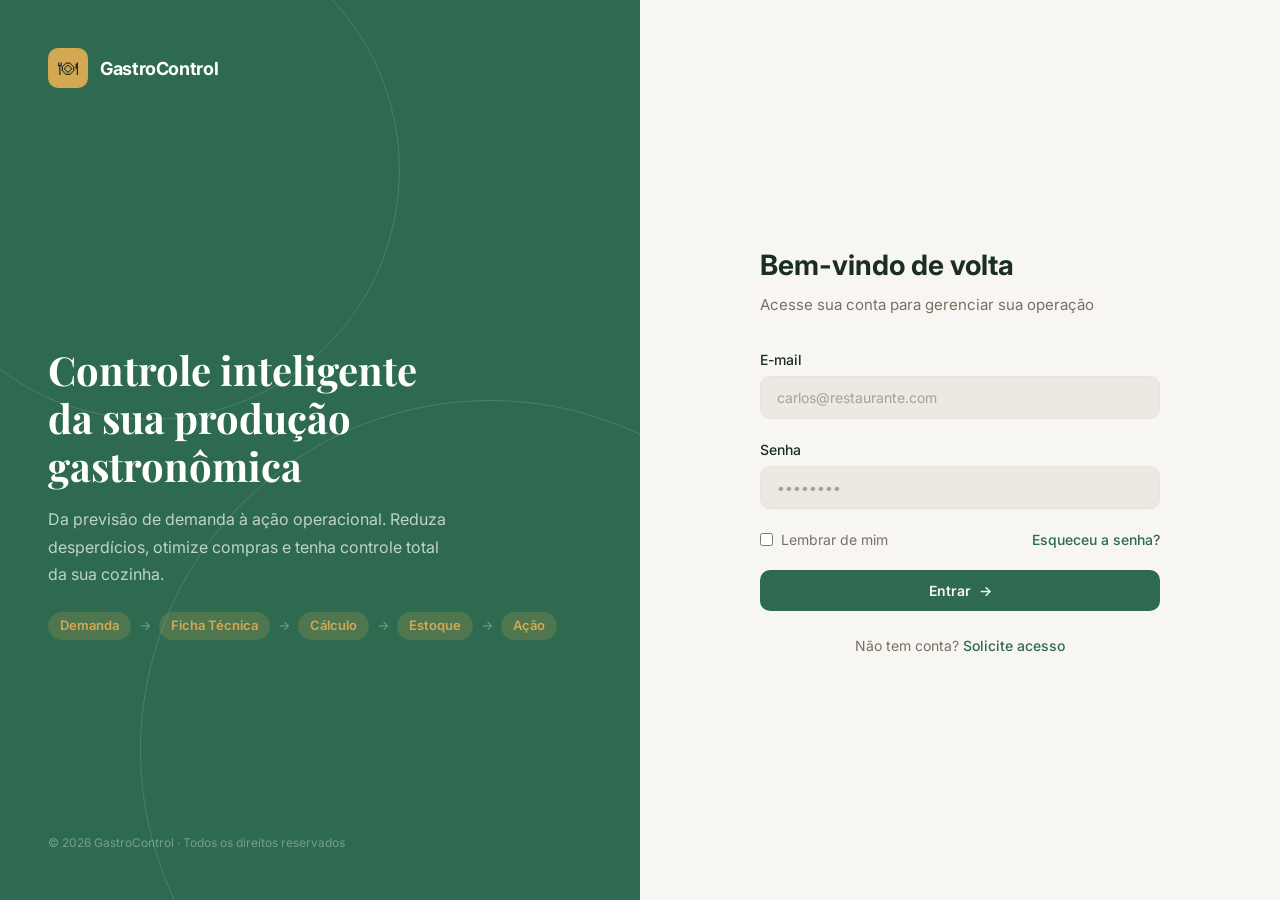
<file: index.html>
<!DOCTYPE html>
<html lang="pt-BR">
<head>
  <meta charset="UTF-8" />
  <meta name="viewport" content="width=device-width, initial-scale=1.0" />
  <title>GastroControl — Login</title>
  <link rel="stylesheet" href="css/style.css" />
  <link href="https://fonts.googleapis.com/css2?family=Inter:wght@300;400;500;600;700;800&family=Playfair+Display:wght@400;500;600;700&display=swap" rel="stylesheet" />
</head>
<body class="login-page">

  <div class="login-wrapper">

    <!-- Painel esquerdo decorativo -->
    <div class="login-left">
      <div class="login-left__bg"></div>
      <div class="login-left__content">
        <div class="brand">
          <div class="brand-icon">🍽</div>
          <span class="brand-name">GastroControl</span>
        </div>
        <div class="login-left__hero">
          <h2>Controle inteligente<br/>da sua produção<br/>gastronômica</h2>
          <p>Da previsão de demanda à ação operacional. Reduza desperdícios, otimize compras e tenha controle total da sua cozinha.</p>
          <div class="flow-pills">
            <span class="pill">Demanda</span>
            <span class="pill-arrow">→</span>
            <span class="pill">Ficha Técnica</span>
            <span class="pill-arrow">→</span>
            <span class="pill">Cálculo</span>
            <span class="pill-arrow">→</span>
            <span class="pill">Estoque</span>
            <span class="pill-arrow">→</span>
            <span class="pill">Ação</span>
          </div>
        </div>
        <p class="login-left__footer">© 2026 GastroControl · Todos os direitos reservados</p>
      </div>
    </div>

    <!-- Painel direito com formulário -->
    <div class="login-right">
      <div class="login-form-wrapper">
        <div class="login-mobile-brand">
          <div class="brand-icon">🍽</div>
          <span class="brand-name">GastroControl</span>
        </div>
        <h1>Bem-vindo de volta</h1>
        <p class="login-subtitle">Acesse sua conta para gerenciar sua operação</p>

        <form class="login-form" onsubmit="return false;">
          <div class="form-group">
            <label>E-mail</label>
            <input type="email" placeholder="carlos@restaurante.com" class="input" />
          </div>
          <div class="form-group">
            <label>Senha</label>
            <input type="password" placeholder="••••••••" class="input" />
          </div>
          <div class="form-row">
            <label class="checkbox-label">
              <input type="checkbox" /> Lembrar de mim
            </label>
            <span class="link">Esqueceu a senha?</span>
          </div>
          <a href="dashboard.html" class="btn btn-primary btn-full">
            Entrar <span>→</span>
          </a>
        </form>

        <p class="login-register">Não tem conta? <span class="link">Solicite acesso</span></p>
      </div>
    </div>

  </div>

  <script defer src="js/app.js"></script>
</body>
</html>
</file>
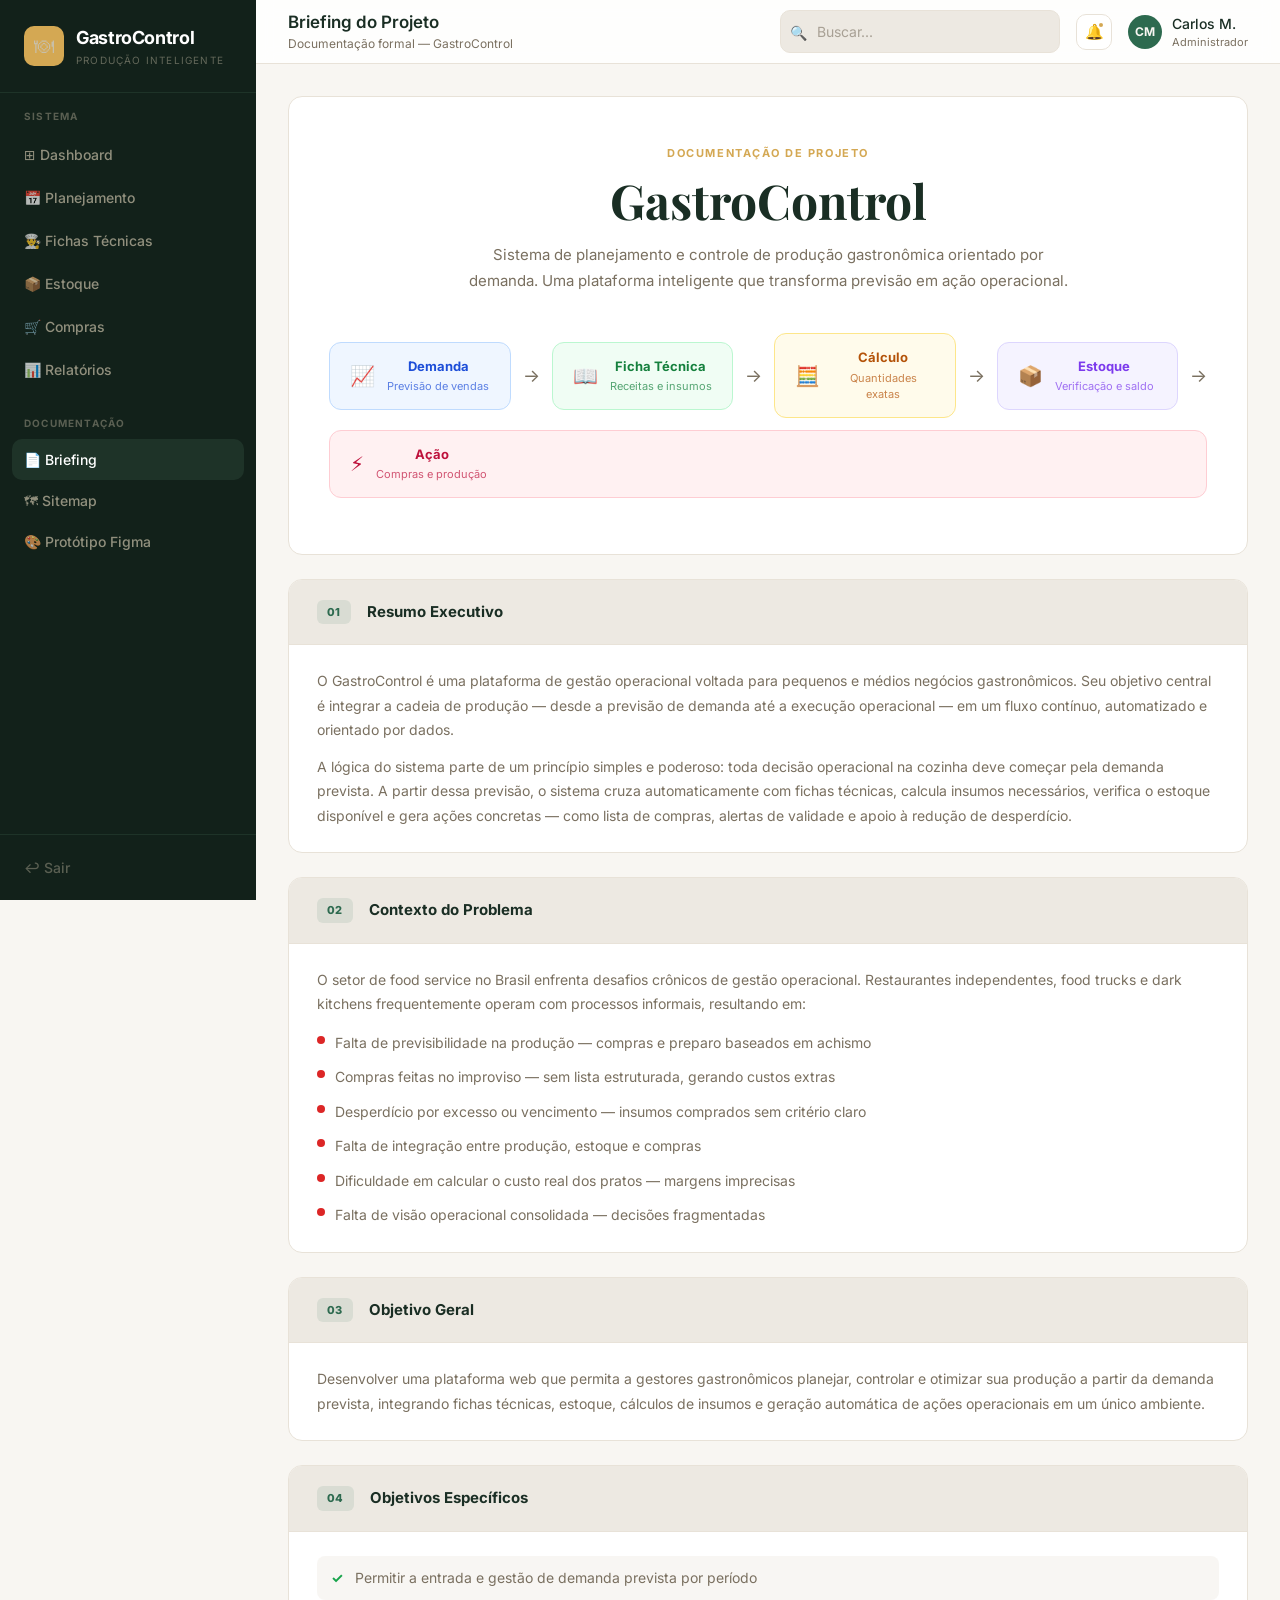
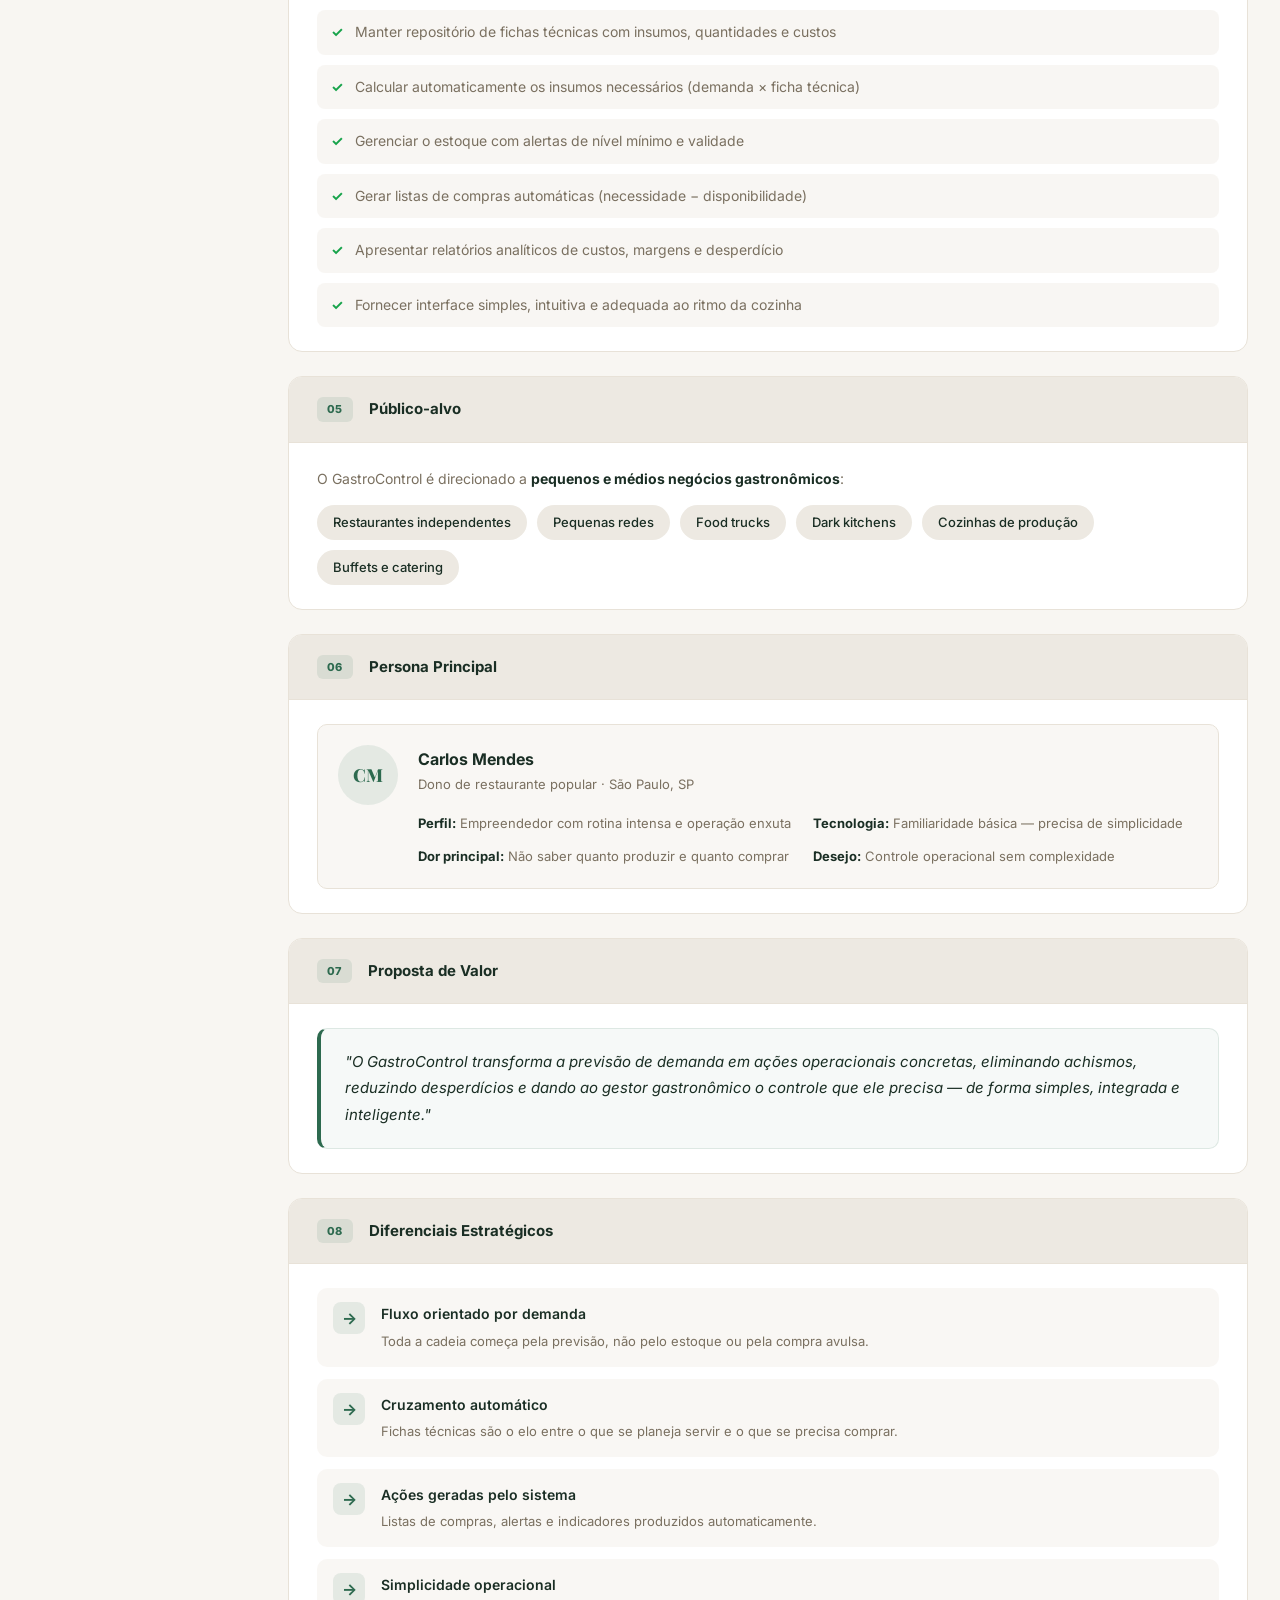
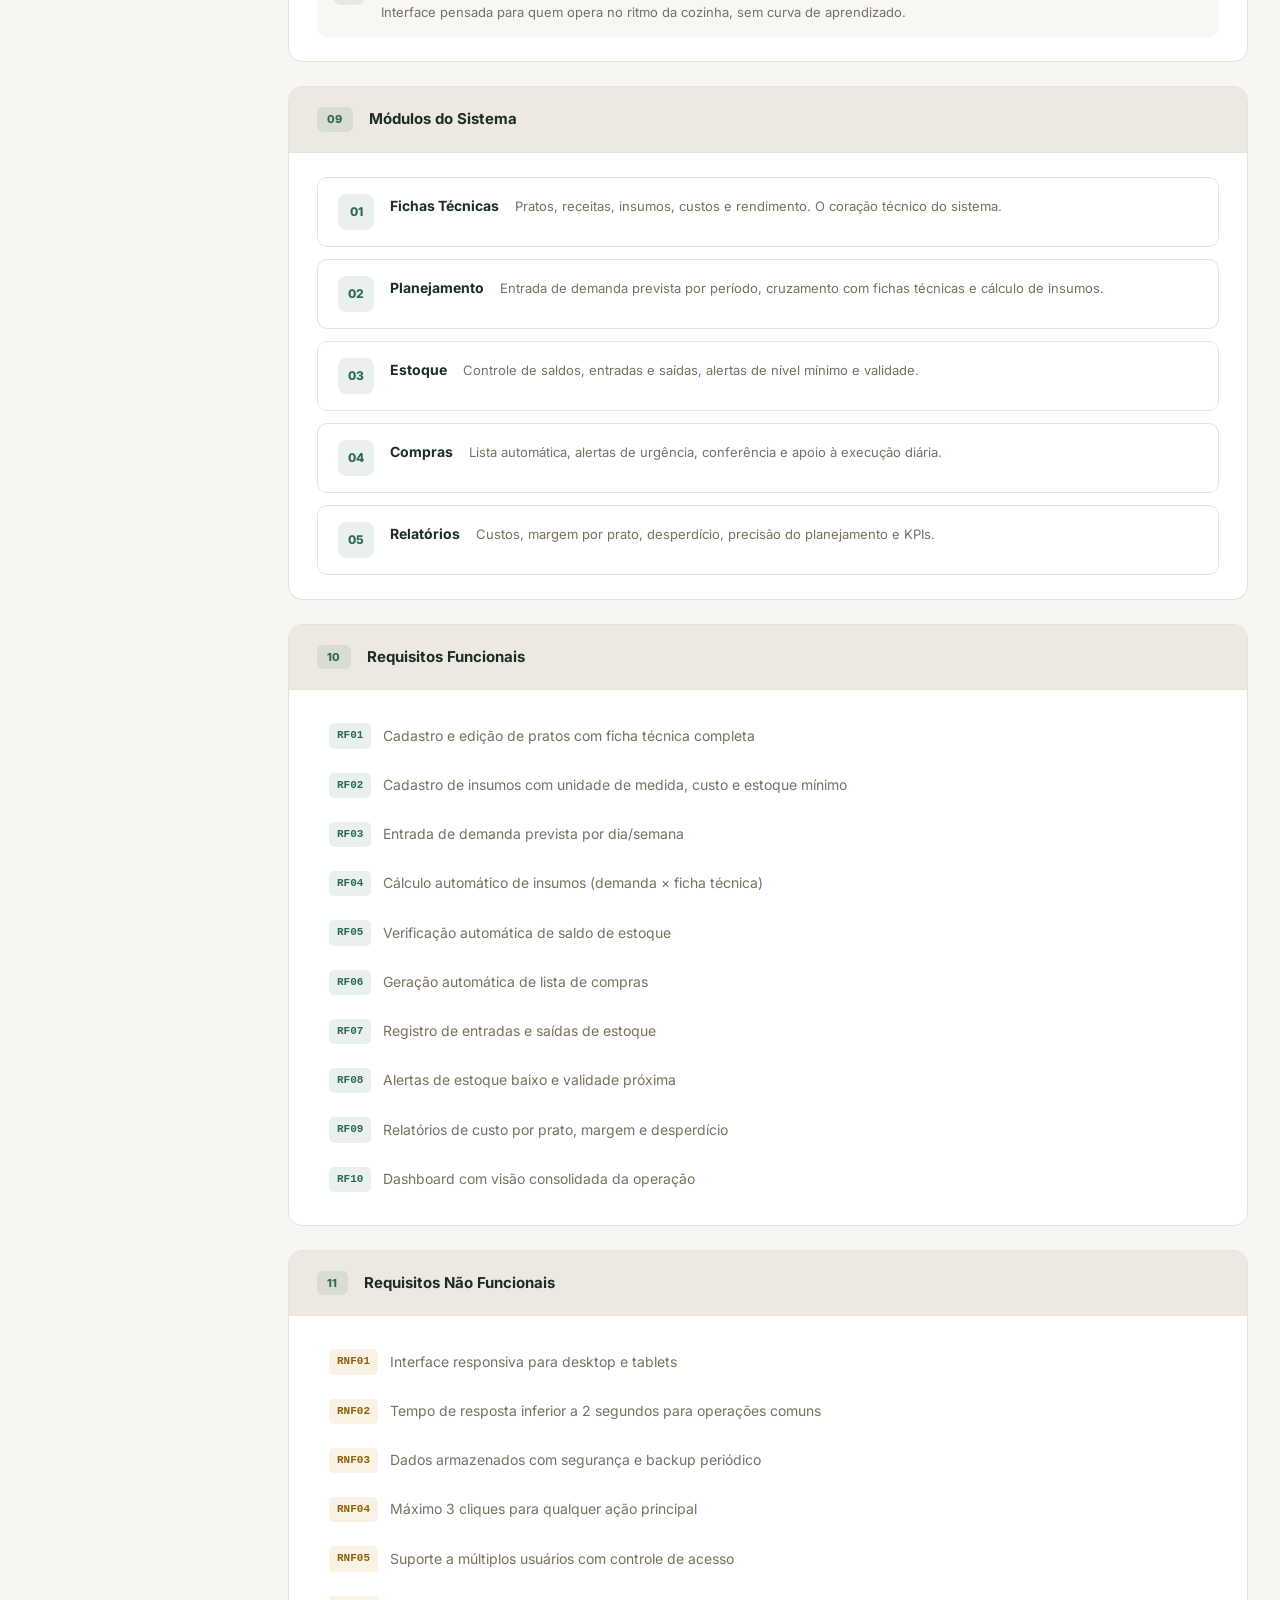
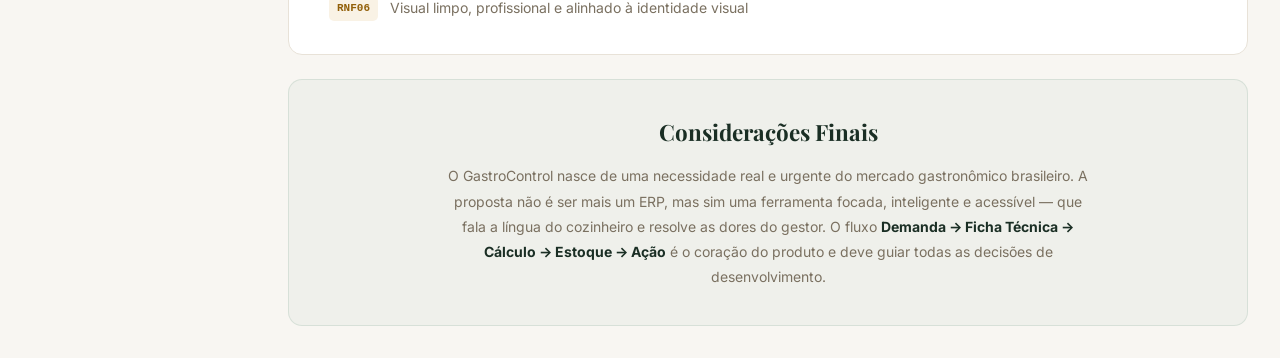
<file: briefing.html>
<!DOCTYPE html>
<html lang="pt-BR">
<head>
  <meta charset="UTF-8" />
  <meta name="viewport" content="width=device-width, initial-scale=1.0" />
  <title>GastroControl — Briefing</title>
  <link rel="stylesheet" href="css/style.css" />
  <link href="https://fonts.googleapis.com/css2?family=Inter:wght@300;400;500;600;700;800&family=Playfair+Display:wght@400;500;600;700&display=swap" rel="stylesheet" />
</head>
<body class="app-page">

  <aside class="sidebar">
    <div class="sidebar__brand">
      <div class="brand-icon">🍽</div>
      <div>
        <div class="brand-name">GastroControl</div>
        <div class="brand-tagline">Produção inteligente</div>
      </div>
    </div>
    <nav class="sidebar__nav">
      <p class="nav-section-label">Sistema</p>
      <a href="dashboard.html" class="nav-item">⊞ Dashboard</a>
      <a href="planejamento.html" class="nav-item">📅 Planejamento</a>
      <a href="pratos.html" class="nav-item">👨‍🍳 Fichas Técnicas</a>
      <a href="estoque.html" class="nav-item">📦 Estoque</a>
      <a href="compras.html" class="nav-item">🛒 Compras</a>
      <a href="relatorios.html" class="nav-item">📊 Relatórios</a>
      <div style="margin-top: 24px;">
        <p class="nav-section-label">Documentação</p>
        <a href="briefing.html" class="nav-item active">📄 Briefing</a>
        <a href="sitemap.html" class="nav-item">🗺 Sitemap</a>
        <a href="prototype.html" class="nav-item">🎨 Protótipo Figma</a>
      </div>
    </nav>
    <div class="sidebar__footer">
      <a href="index.html" class="nav-item nav-item--logout">↩ Sair</a>
    </div>
  </aside>

  <main class="main-content">
    <header class="app-header">
      <div class="header-left">
        <h2 class="header-title">Briefing do Projeto</h2>
        <p class="header-subtitle">Documentação formal — GastroControl</p>
      </div>
      <div class="header-right">
        <div class="search-box">
          <span class="search-icon">🔍</span>
          <input type="text" placeholder="Buscar..." class="input input--search" readonly />
        </div>
        <button class="icon-btn notification-btn">
          🔔 <span class="notif-dot"></span>
        </button>
        <div class="user-info">
          <div class="user-avatar">CM</div>
          <div>
            <div class="user-name">Carlos M.</div>
            <div class="user-role">Administrador</div>
          </div>
        </div>
      </div>
    </header>

    <div class="page-content">

      <!-- Hero do briefing -->
      <div class="briefing-hero">
        <p class="briefing-hero__eyebrow">Documentação de Projeto</p>
        <h1 class="briefing-hero__title">GastroControl</h1>
        <p class="briefing-hero__sub">
          Sistema de planejamento e controle de produção gastronômica orientado por demanda.
          Uma plataforma inteligente que transforma previsão em ação operacional.
        </p>
        <!-- Fluxo central -->
        <div class="flow-diagram" style="justify-content: center; margin-top: 24px;">
          <div class="flow-step flow-step--blue"><span class="flow-step__icon">📈</span><div><div class="flow-step__title">Demanda</div><div class="flow-step__desc">Previsão de vendas</div></div></div>
          <span class="flow-arrow">→</span>
          <div class="flow-step flow-step--green"><span class="flow-step__icon">📖</span><div><div class="flow-step__title">Ficha Técnica</div><div class="flow-step__desc">Receitas e insumos</div></div></div>
          <span class="flow-arrow">→</span>
          <div class="flow-step flow-step--amber"><span class="flow-step__icon">🧮</span><div><div class="flow-step__title">Cálculo</div><div class="flow-step__desc">Quantidades exatas</div></div></div>
          <span class="flow-arrow">→</span>
          <div class="flow-step flow-step--purple"><span class="flow-step__icon">📦</span><div><div class="flow-step__title">Estoque</div><div class="flow-step__desc">Verificação e saldo</div></div></div>
          <span class="flow-arrow">→</span>
          <div class="flow-step flow-step--rose"><span class="flow-step__icon">⚡</span><div><div class="flow-step__title">Ação</div><div class="flow-step__desc">Compras e produção</div></div></div>
        </div>
      </div>

      <!-- Seção 01: Resumo Executivo -->
      <div class="briefing-section">
        <div class="briefing-section__header">
          <div class="briefing-section__num">01</div>
          <div>
            <p class="briefing-section__eyebrow">Resumo Executivo</p>
          </div>
        </div>
        <div class="briefing-section__body">
          <p>O GastroControl é uma plataforma de gestão operacional voltada para pequenos e médios negócios gastronômicos. Seu objetivo central é integrar a cadeia de produção — desde a previsão de demanda até a execução operacional — em um fluxo contínuo, automatizado e orientado por dados.</p>
          <p style="margin-top:12px;">A lógica do sistema parte de um princípio simples e poderoso: toda decisão operacional na cozinha deve começar pela demanda prevista. A partir dessa previsão, o sistema cruza automaticamente com fichas técnicas, calcula insumos necessários, verifica o estoque disponível e gera ações concretas — como lista de compras, alertas de validade e apoio à redução de desperdício.</p>
        </div>
      </div>

      <!-- Seção 02: Problema -->
      <div class="briefing-section">
        <div class="briefing-section__header">
          <div class="briefing-section__num">02</div>
          <div><p class="briefing-section__eyebrow">Contexto do Problema</p></div>
        </div>
        <div class="briefing-section__body">
          <p>O setor de food service no Brasil enfrenta desafios crônicos de gestão operacional. Restaurantes independentes, food trucks e dark kitchens frequentemente operam com processos informais, resultando em:</p>
          <ul class="briefing-list">
            <li><span class="briefing-list__dot briefing-list__dot--red"></span>Falta de previsibilidade na produção — compras e preparo baseados em achismo</li>
            <li><span class="briefing-list__dot briefing-list__dot--red"></span>Compras feitas no improviso — sem lista estruturada, gerando custos extras</li>
            <li><span class="briefing-list__dot briefing-list__dot--red"></span>Desperdício por excesso ou vencimento — insumos comprados sem critério claro</li>
            <li><span class="briefing-list__dot briefing-list__dot--red"></span>Falta de integração entre produção, estoque e compras</li>
            <li><span class="briefing-list__dot briefing-list__dot--red"></span>Dificuldade em calcular o custo real dos pratos — margens imprecisas</li>
            <li><span class="briefing-list__dot briefing-list__dot--red"></span>Falta de visão operacional consolidada — decisões fragmentadas</li>
          </ul>
        </div>
      </div>

      <!-- Seção 03: Objetivo Geral -->
      <div class="briefing-section">
        <div class="briefing-section__header">
          <div class="briefing-section__num">03</div>
          <div><p class="briefing-section__eyebrow">Objetivo Geral</p></div>
        </div>
        <div class="briefing-section__body">
          <p>Desenvolver uma plataforma web que permita a gestores gastronômicos planejar, controlar e otimizar sua produção a partir da demanda prevista, integrando fichas técnicas, estoque, cálculos de insumos e geração automática de ações operacionais em um único ambiente.</p>
        </div>
      </div>

      <!-- Seção 04: Objetivos Específicos -->
      <div class="briefing-section">
        <div class="briefing-section__header">
          <div class="briefing-section__num">04</div>
          <div><p class="briefing-section__eyebrow">Objetivos Específicos</p></div>
        </div>
        <div class="briefing-section__body">
          <div class="briefing-checklist">
            <div class="briefing-check-item"><span class="briefing-check">✓</span>Permitir a entrada e gestão de demanda prevista por período</div>
            <div class="briefing-check-item"><span class="briefing-check">✓</span>Manter repositório de fichas técnicas com insumos, quantidades e custos</div>
            <div class="briefing-check-item"><span class="briefing-check">✓</span>Calcular automaticamente os insumos necessários (demanda × ficha técnica)</div>
            <div class="briefing-check-item"><span class="briefing-check">✓</span>Gerenciar o estoque com alertas de nível mínimo e validade</div>
            <div class="briefing-check-item"><span class="briefing-check">✓</span>Gerar listas de compras automáticas (necessidade − disponibilidade)</div>
            <div class="briefing-check-item"><span class="briefing-check">✓</span>Apresentar relatórios analíticos de custos, margens e desperdício</div>
            <div class="briefing-check-item"><span class="briefing-check">✓</span>Fornecer interface simples, intuitiva e adequada ao ritmo da cozinha</div>
          </div>
        </div>
      </div>

      <!-- Seção 05: Público-alvo -->
      <div class="briefing-section">
        <div class="briefing-section__header">
          <div class="briefing-section__num">05</div>
          <div><p class="briefing-section__eyebrow">Público-alvo</p></div>
        </div>
        <div class="briefing-section__body">
          <p>O GastroControl é direcionado a <strong>pequenos e médios negócios gastronômicos</strong>:</p>
          <div class="briefing-tags">
            <span class="briefing-tag">Restaurantes independentes</span>
            <span class="briefing-tag">Pequenas redes</span>
            <span class="briefing-tag">Food trucks</span>
            <span class="briefing-tag">Dark kitchens</span>
            <span class="briefing-tag">Cozinhas de produção</span>
            <span class="briefing-tag">Buffets e catering</span>
          </div>
        </div>
      </div>

      <!-- Seção 06: Persona -->
      <div class="briefing-section">
        <div class="briefing-section__header">
          <div class="briefing-section__num">06</div>
          <div><p class="briefing-section__eyebrow">Persona Principal</p></div>
        </div>
        <div class="briefing-section__body">
          <div class="persona-card">
            <div class="persona-avatar">CM</div>
            <div class="persona-info">
              <div class="persona-name">Carlos Mendes</div>
              <div class="persona-role">Dono de restaurante popular · São Paulo, SP</div>
              <div class="persona-grid">
                <div class="persona-item"><strong>Perfil:</strong> Empreendedor com rotina intensa e operação enxuta</div>
                <div class="persona-item"><strong>Tecnologia:</strong> Familiaridade básica — precisa de simplicidade</div>
                <div class="persona-item"><strong>Dor principal:</strong> Não saber quanto produzir e quanto comprar</div>
                <div class="persona-item"><strong>Desejo:</strong> Controle operacional sem complexidade</div>
              </div>
            </div>
          </div>
        </div>
      </div>

      <!-- Seção 07: Proposta de Valor -->
      <div class="briefing-section">
        <div class="briefing-section__header">
          <div class="briefing-section__num">07</div>
          <div><p class="briefing-section__eyebrow">Proposta de Valor</p></div>
        </div>
        <div class="briefing-section__body">
          <div class="briefing-quote">
            "O GastroControl transforma a previsão de demanda em ações operacionais concretas, eliminando achismos, reduzindo desperdícios e dando ao gestor gastronômico o controle que ele precisa — de forma simples, integrada e inteligente."
          </div>
        </div>
      </div>

      <!-- Seção 08: Diferencial -->
      <div class="briefing-section">
        <div class="briefing-section__header">
          <div class="briefing-section__num">08</div>
          <div><p class="briefing-section__eyebrow">Diferenciais Estratégicos</p></div>
        </div>
        <div class="briefing-section__body">
          <div class="briefing-differentials">
            <div class="differential-item">
              <div class="differential-icon">→</div>
              <div>
                <div class="differential-title">Fluxo orientado por demanda</div>
                <div class="differential-desc">Toda a cadeia começa pela previsão, não pelo estoque ou pela compra avulsa.</div>
              </div>
            </div>
            <div class="differential-item">
              <div class="differential-icon">→</div>
              <div>
                <div class="differential-title">Cruzamento automático</div>
                <div class="differential-desc">Fichas técnicas são o elo entre o que se planeja servir e o que se precisa comprar.</div>
              </div>
            </div>
            <div class="differential-item">
              <div class="differential-icon">→</div>
              <div>
                <div class="differential-title">Ações geradas pelo sistema</div>
                <div class="differential-desc">Listas de compras, alertas e indicadores produzidos automaticamente.</div>
              </div>
            </div>
            <div class="differential-item">
              <div class="differential-icon">→</div>
              <div>
                <div class="differential-title">Simplicidade operacional</div>
                <div class="differential-desc">Interface pensada para quem opera no ritmo da cozinha, sem curva de aprendizado.</div>
              </div>
            </div>
          </div>
        </div>
      </div>

      <!-- Seção 09: Módulos -->
      <div class="briefing-section">
        <div class="briefing-section__header">
          <div class="briefing-section__num">09</div>
          <div><p class="briefing-section__eyebrow">Módulos do Sistema</p></div>
        </div>
        <div class="briefing-section__body">
          <div class="modules-grid">
            <div class="module-card">
              <div class="module-num">01</div>
              <div class="module-name">Fichas Técnicas</div>
              <div class="module-desc">Pratos, receitas, insumos, custos e rendimento. O coração técnico do sistema.</div>
            </div>
            <div class="module-card">
              <div class="module-num">02</div>
              <div class="module-name">Planejamento</div>
              <div class="module-desc">Entrada de demanda prevista por período, cruzamento com fichas técnicas e cálculo de insumos.</div>
            </div>
            <div class="module-card">
              <div class="module-num">03</div>
              <div class="module-name">Estoque</div>
              <div class="module-desc">Controle de saldos, entradas e saídas, alertas de nível mínimo e validade.</div>
            </div>
            <div class="module-card">
              <div class="module-num">04</div>
              <div class="module-name">Compras</div>
              <div class="module-desc">Lista automática, alertas de urgência, conferência e apoio à execução diária.</div>
            </div>
            <div class="module-card">
              <div class="module-num">05</div>
              <div class="module-name">Relatórios</div>
              <div class="module-desc">Custos, margem por prato, desperdício, precisão do planejamento e KPIs.</div>
            </div>
          </div>
        </div>
      </div>

      <!-- Seção 10: Requisitos Funcionais -->
      <div class="briefing-section">
        <div class="briefing-section__header">
          <div class="briefing-section__num">10</div>
          <div><p class="briefing-section__eyebrow">Requisitos Funcionais</p></div>
        </div>
        <div class="briefing-section__body">
          <div class="req-list">
            <div class="req-item"><span class="req-code">RF01</span> Cadastro e edição de pratos com ficha técnica completa</div>
            <div class="req-item"><span class="req-code">RF02</span> Cadastro de insumos com unidade de medida, custo e estoque mínimo</div>
            <div class="req-item"><span class="req-code">RF03</span> Entrada de demanda prevista por dia/semana</div>
            <div class="req-item"><span class="req-code">RF04</span> Cálculo automático de insumos (demanda × ficha técnica)</div>
            <div class="req-item"><span class="req-code">RF05</span> Verificação automática de saldo de estoque</div>
            <div class="req-item"><span class="req-code">RF06</span> Geração automática de lista de compras</div>
            <div class="req-item"><span class="req-code">RF07</span> Registro de entradas e saídas de estoque</div>
            <div class="req-item"><span class="req-code">RF08</span> Alertas de estoque baixo e validade próxima</div>
            <div class="req-item"><span class="req-code">RF09</span> Relatórios de custo por prato, margem e desperdício</div>
            <div class="req-item"><span class="req-code">RF10</span> Dashboard com visão consolidada da operação</div>
          </div>
        </div>
      </div>

      <!-- Seção 11: Requisitos Não Funcionais -->
      <div class="briefing-section">
        <div class="briefing-section__header">
          <div class="briefing-section__num">11</div>
          <div><p class="briefing-section__eyebrow">Requisitos Não Funcionais</p></div>
        </div>
        <div class="briefing-section__body">
          <div class="req-list">
            <div class="req-item"><span class="req-code req-code--accent">RNF01</span> Interface responsiva para desktop e tablets</div>
            <div class="req-item"><span class="req-code req-code--accent">RNF02</span> Tempo de resposta inferior a 2 segundos para operações comuns</div>
            <div class="req-item"><span class="req-code req-code--accent">RNF03</span> Dados armazenados com segurança e backup periódico</div>
            <div class="req-item"><span class="req-code req-code--accent">RNF04</span> Máximo 3 cliques para qualquer ação principal</div>
            <div class="req-item"><span class="req-code req-code--accent">RNF05</span> Suporte a múltiplos usuários com controle de acesso</div>
            <div class="req-item"><span class="req-code req-code--accent">RNF06</span> Visual limpo, profissional e alinhado à identidade visual</div>
          </div>
        </div>
      </div>

      <!-- Considerações finais -->
      <div class="briefing-closing">
        <h3 class="briefing-closing__title">Considerações Finais</h3>
        <p class="briefing-closing__text">
          O GastroControl nasce de uma necessidade real e urgente do mercado gastronômico brasileiro.
          A proposta não é ser mais um ERP, mas sim uma ferramenta focada, inteligente e acessível —
          que fala a língua do cozinheiro e resolve as dores do gestor. O fluxo
          <strong>Demanda → Ficha Técnica → Cálculo → Estoque → Ação</strong>
          é o coração do produto e deve guiar todas as decisões de desenvolvimento.
        </p>
      </div>

    </div>
  </main>

  <script defer src="js/app.js"></script>
</body>
</html>
</file>
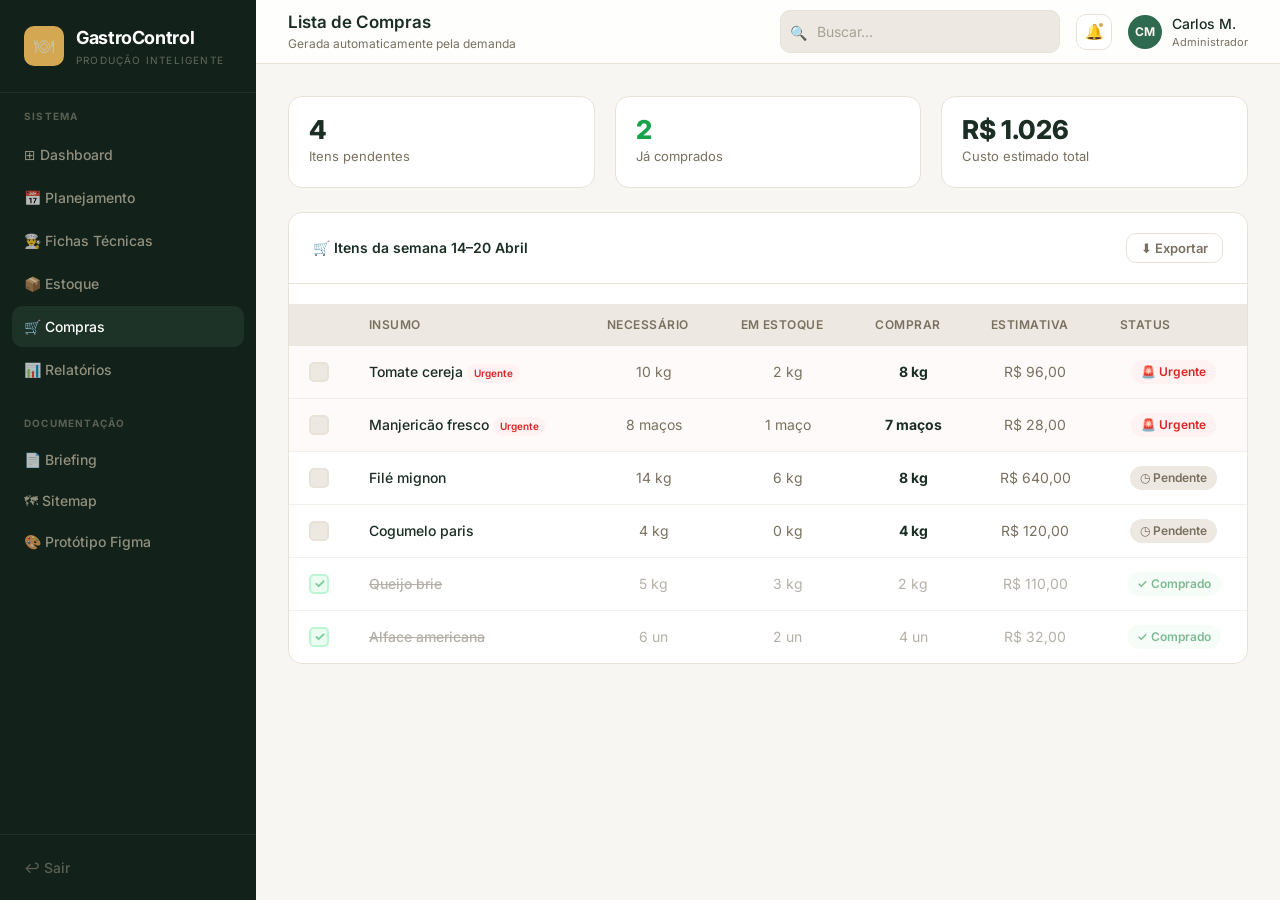
<file: compras.html>
<!DOCTYPE html>
<html lang="pt-BR">
<head>
  <meta charset="UTF-8" />
  <meta name="viewport" content="width=device-width, initial-scale=1.0" />
  <title>GastroControl — Lista de Compras</title>
  <link rel="stylesheet" href="css/style.css" />
  <link href="https://fonts.googleapis.com/css2?family=Inter:wght@300;400;500;600;700;800&family=Playfair+Display:wght@400;500;600;700&display=swap" rel="stylesheet" />
</head>
<body class="app-page">

  <aside class="sidebar">
    <div class="sidebar__brand">
      <div class="brand-icon">🍽</div>
      <div>
        <div class="brand-name">GastroControl</div>
        <div class="brand-tagline">Produção inteligente</div>
      </div>
    </div>
    <nav class="sidebar__nav">
      <p class="nav-section-label">Sistema</p>
      <a href="dashboard.html" class="nav-item">⊞ Dashboard</a>
      <a href="planejamento.html" class="nav-item">📅 Planejamento</a>
      <a href="pratos.html" class="nav-item">👨‍🍳 Fichas Técnicas</a>
      <a href="estoque.html" class="nav-item">📦 Estoque</a>
      <a href="compras.html" class="nav-item active">🛒 Compras</a>
      <a href="relatorios.html" class="nav-item">📊 Relatórios</a>
      <div style="margin-top: 24px;">
        <p class="nav-section-label">Documentação</p>
        <a href="briefing.html" class="nav-item">📄 Briefing</a>
        <a href="sitemap.html" class="nav-item">🗺 Sitemap</a>
        <a href="prototype.html" class="nav-item">🎨 Protótipo Figma</a>
      </div>
    </nav>
    <div class="sidebar__footer">
      <a href="index.html" class="nav-item nav-item--logout">↩ Sair</a>
    </div>
  </aside>

  <main class="main-content">
    <header class="app-header">
      <div class="header-left">
        <h2 class="header-title">Lista de Compras</h2>
        <p class="header-subtitle">Gerada automaticamente pela demanda</p>
      </div>
      <div class="header-right">
        <div class="search-box">
          <span class="search-icon">🔍</span>
          <input type="text" placeholder="Buscar..." class="input input--search" readonly />
        </div>
        <button class="icon-btn notification-btn">
          🔔 <span class="notif-dot"></span>
        </button>
        <div class="user-info">
          <div class="user-avatar">CM</div>
          <div>
            <div class="user-name">Carlos M.</div>
            <div class="user-role">Administrador</div>
          </div>
        </div>
      </div>
    </header>

    <div class="page-content">

      <!-- KPIs -->
      <div class="grid-3">
        <div class="stat-card">
          <div class="stat-card__value">4</div>
          <div class="stat-card__label">Itens pendentes</div>
        </div>
        <div class="stat-card">
          <div class="stat-card__value stat-card__value--green">2</div>
          <div class="stat-card__label">Já comprados</div>
        </div>
        <div class="stat-card">
          <div class="stat-card__value">R$ 1.026</div>
          <div class="stat-card__label">Custo estimado total</div>
        </div>
      </div>

      <!-- Lista de compras -->
      <div class="card card--no-pad">
        <div class="card__header card__header--pad">
          <h3 class="card__title">🛒 Itens da semana 14–20 Abril</h3>
          <button class="btn btn-ghost btn-sm">⬇ Exportar</button>
        </div>
        <div class="table-scroll">
          <table class="table">
            <thead>
              <tr>
                <th class="th-check"></th>
                <th>Insumo</th>
                <th class="text-center">Necessário</th>
                <th class="text-center">Em estoque</th>
                <th class="text-center">Comprar</th>
                <th class="text-center">Estimativa</th>
                <th class="text-center">Status</th>
              </tr>
            </thead>
            <tbody>
              <tr class="tr-urgent">
                <td><div class="checkbox-empty"></div></td>
                <td><span class="font-medium">Tomate cereja</span> <span class="badge badge--red badge--xs">Urgente</span></td>
                <td class="text-center text-muted">10 kg</td>
                <td class="text-center text-muted">2 kg</td>
                <td class="text-center font-bold">8 kg</td>
                <td class="text-center text-muted">R$ 96,00</td>
                <td class="text-center"><span class="badge badge--red">🚨 Urgente</span></td>
              </tr>
              <tr class="tr-urgent">
                <td><div class="checkbox-empty"></div></td>
                <td><span class="font-medium">Manjericão fresco</span> <span class="badge badge--red badge--xs">Urgente</span></td>
                <td class="text-center text-muted">8 maços</td>
                <td class="text-center text-muted">1 maço</td>
                <td class="text-center font-bold">7 maços</td>
                <td class="text-center text-muted">R$ 28,00</td>
                <td class="text-center"><span class="badge badge--red">🚨 Urgente</span></td>
              </tr>
              <tr>
                <td><div class="checkbox-empty"></div></td>
                <td class="font-medium">Filé mignon</td>
                <td class="text-center text-muted">14 kg</td>
                <td class="text-center text-muted">6 kg</td>
                <td class="text-center font-bold">8 kg</td>
                <td class="text-center text-muted">R$ 640,00</td>
                <td class="text-center"><span class="badge badge--gray">◷ Pendente</span></td>
              </tr>
              <tr>
                <td><div class="checkbox-empty"></div></td>
                <td class="font-medium">Cogumelo paris</td>
                <td class="text-center text-muted">4 kg</td>
                <td class="text-center text-muted">0 kg</td>
                <td class="text-center font-bold">4 kg</td>
                <td class="text-center text-muted">R$ 120,00</td>
                <td class="text-center"><span class="badge badge--gray">◷ Pendente</span></td>
              </tr>
              <tr class="tr-done">
                <td><div class="checkbox-checked">✓</div></td>
                <td class="font-medium line-through text-muted">Queijo brie</td>
                <td class="text-center text-muted">5 kg</td>
                <td class="text-center text-muted">3 kg</td>
                <td class="text-center text-muted">2 kg</td>
                <td class="text-center text-muted">R$ 110,00</td>
                <td class="text-center"><span class="badge badge--green">✓ Comprado</span></td>
              </tr>
              <tr class="tr-done">
                <td><div class="checkbox-checked">✓</div></td>
                <td class="font-medium line-through text-muted">Alface americana</td>
                <td class="text-center text-muted">6 un</td>
                <td class="text-center text-muted">2 un</td>
                <td class="text-center text-muted">4 un</td>
                <td class="text-center text-muted">R$ 32,00</td>
                <td class="text-center"><span class="badge badge--green">✓ Comprado</span></td>
              </tr>
            </tbody>
          </table>
        </div>
      </div>

    </div>
  </main>

  <script defer src="js/app.js"></script>
</body>
</html>
</file>
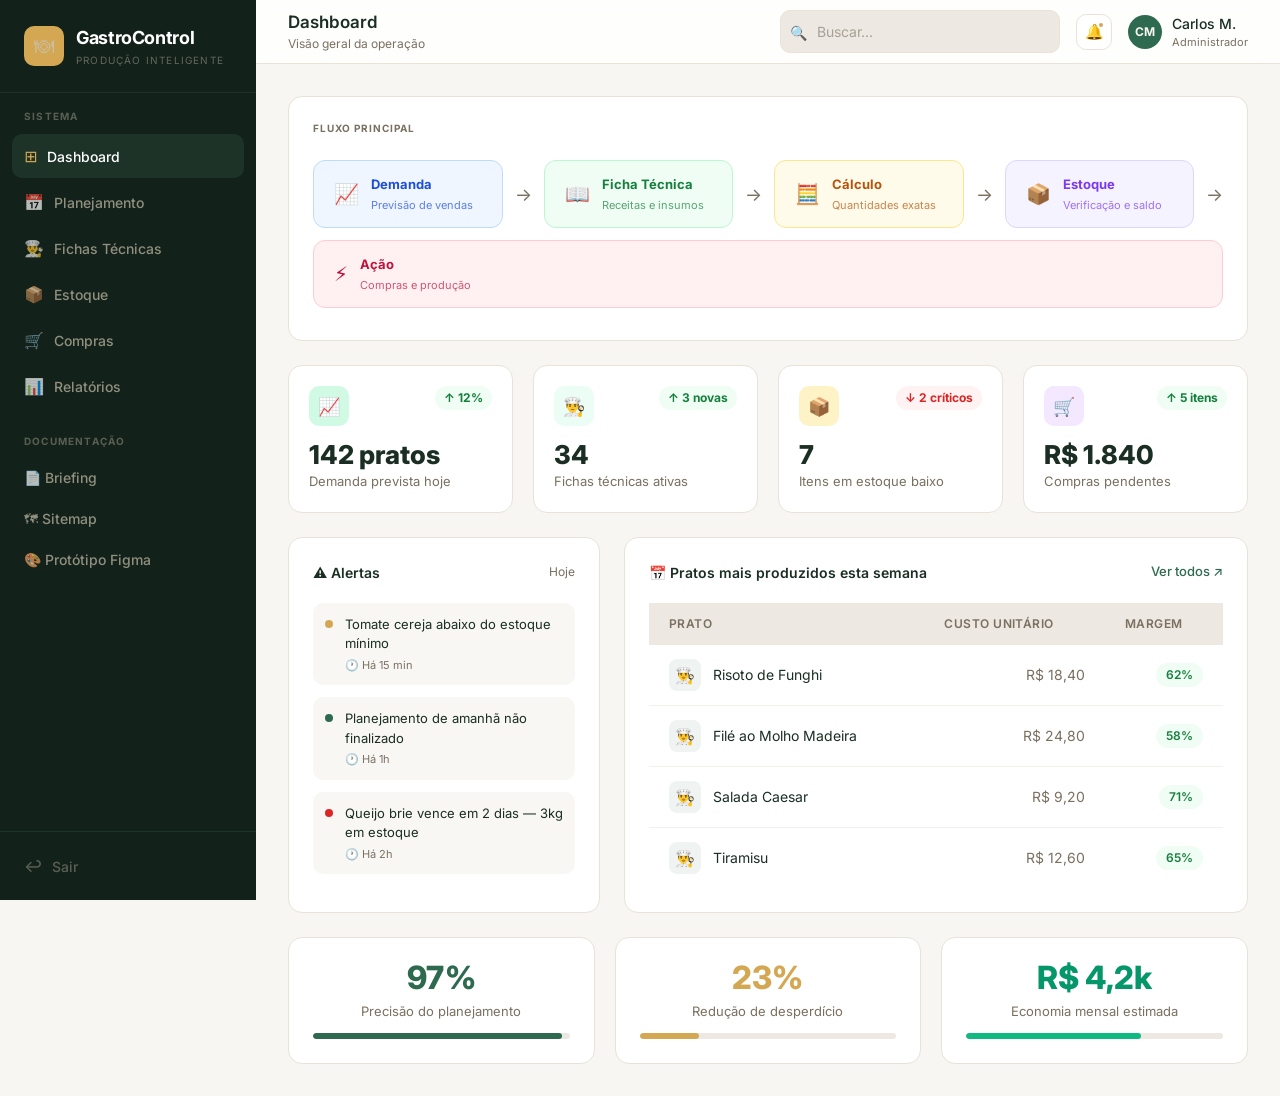
<file: dashboard.html>
<!DOCTYPE html>
<html lang="pt-BR">
<head>
  <meta charset="UTF-8" />
  <meta name="viewport" content="width=device-width, initial-scale=1.0" />
  <title>GastroControl — Dashboard</title>
  <link rel="stylesheet" href="css/style.css" />
  <link href="https://fonts.googleapis.com/css2?family=Inter:wght@300;400;500;600;700;800&family=Playfair+Display:wght@400;500;600;700&display=swap" rel="stylesheet" />
</head>
<body class="app-page">

  <!-- Sidebar -->
  <aside class="sidebar">
    <div class="sidebar__brand">
      <div class="brand-icon">🍽</div>
      <div>
        <div class="brand-name">GastroControl</div>
        <div class="brand-tagline">Produção inteligente</div>
      </div>
    </div>
    <nav class="sidebar__nav">
      <p class="nav-section-label">Sistema</p>
      <a href="dashboard.html" class="nav-item active">
        <span class="nav-icon">⊞</span> Dashboard
      </a>
      <a href="planejamento.html" class="nav-item">
        <span class="nav-icon">📅</span> Planejamento
      </a>
      <a href="pratos.html" class="nav-item">
        <span class="nav-icon">👨‍🍳</span> Fichas Técnicas
      </a>
      <a href="estoque.html" class="nav-item">
        <span class="nav-icon">📦</span> Estoque
      </a>
      <a href="compras.html" class="nav-item">
        <span class="nav-icon">🛒</span> Compras
      </a>
      <a href="relatorios.html" class="nav-item">
        <span class="nav-icon">📊</span> Relatórios
      </a>
      <div style="margin-top: 24px;">
        <p class="nav-section-label">Documentação</p>
        <a href="briefing.html" class="nav-item">📄 Briefing</a>
        <a href="sitemap.html" class="nav-item">🗺 Sitemap</a>
        <a href="prototype.html" class="nav-item">🎨 Protótipo Figma</a>
      </div>
    </nav>
    <div class="sidebar__footer">
      <a href="index.html" class="nav-item nav-item--logout">
        <span class="nav-icon">↩</span> Sair
      </a>
    </div>
  </aside>

  <!-- Conteúdo principal -->
  <main class="main-content">

    <!-- Header -->
    <header class="app-header">
      <div class="header-left">
        <h2 class="header-title">Dashboard</h2>
        <p class="header-subtitle">Visão geral da operação</p>
      </div>
      <div class="header-right">
        <div class="search-box">
          <span class="search-icon">🔍</span>
          <input type="text" placeholder="Buscar..." class="input input--search" readonly />
        </div>
        <button class="icon-btn notification-btn">
          🔔 <span class="notif-dot"></span>
        </button>
        <div class="user-info">
          <div class="user-avatar">CM</div>
          <div>
            <div class="user-name">Carlos M.</div>
            <div class="user-role">Administrador</div>
          </div>
        </div>
      </div>
    </header>

    <!-- Conteúdo -->
    <div class="page-content">

      <!-- Fluxo principal -->
      <div class="card">
        <p class="section-label">Fluxo principal</p>
        <div class="flow-diagram">
          <div class="flow-step flow-step--blue">
            <span class="flow-step__icon">📈</span>
            <div>
              <div class="flow-step__title">Demanda</div>
              <div class="flow-step__desc">Previsão de vendas</div>
            </div>
          </div>
          <span class="flow-arrow">→</span>
          <div class="flow-step flow-step--green">
            <span class="flow-step__icon">📖</span>
            <div>
              <div class="flow-step__title">Ficha Técnica</div>
              <div class="flow-step__desc">Receitas e insumos</div>
            </div>
          </div>
          <span class="flow-arrow">→</span>
          <div class="flow-step flow-step--amber">
            <span class="flow-step__icon">🧮</span>
            <div>
              <div class="flow-step__title">Cálculo</div>
              <div class="flow-step__desc">Quantidades exatas</div>
            </div>
          </div>
          <span class="flow-arrow">→</span>
          <div class="flow-step flow-step--purple">
            <span class="flow-step__icon">📦</span>
            <div>
              <div class="flow-step__title">Estoque</div>
              <div class="flow-step__desc">Verificação e saldo</div>
            </div>
          </div>
          <span class="flow-arrow">→</span>
          <div class="flow-step flow-step--rose">
            <span class="flow-step__icon">⚡</span>
            <div>
              <div class="flow-step__title">Ação</div>
              <div class="flow-step__desc">Compras e produção</div>
            </div>
          </div>
        </div>
      </div>

      <!-- KPI Cards -->
      <div class="grid-4">
        <div class="stat-card">
          <div class="stat-card__top">
            <div class="stat-card__icon stat-card__icon--green">📈</div>
            <span class="stat-badge stat-badge--up">↑ 12%</span>
          </div>
          <div class="stat-card__value">142 pratos</div>
          <div class="stat-card__label">Demanda prevista hoje</div>
        </div>
        <div class="stat-card">
          <div class="stat-card__top">
            <div class="stat-card__icon stat-card__icon--emerald">👨‍🍳</div>
            <span class="stat-badge stat-badge--up">↑ 3 novas</span>
          </div>
          <div class="stat-card__value">34</div>
          <div class="stat-card__label">Fichas técnicas ativas</div>
        </div>
        <div class="stat-card">
          <div class="stat-card__top">
            <div class="stat-card__icon stat-card__icon--amber">📦</div>
            <span class="stat-badge stat-badge--down">↓ 2 críticos</span>
          </div>
          <div class="stat-card__value">7</div>
          <div class="stat-card__label">Itens em estoque baixo</div>
        </div>
        <div class="stat-card">
          <div class="stat-card__top">
            <div class="stat-card__icon stat-card__icon--purple">🛒</div>
            <span class="stat-badge stat-badge--up">↑ 5 itens</span>
          </div>
          <div class="stat-card__value">R$ 1.840</div>
          <div class="stat-card__label">Compras pendentes</div>
        </div>
      </div>

      <!-- Alertas + Tabela de pratos -->
      <div class="grid-3-1">

        <!-- Alertas -->
        <div class="card">
          <div class="card__header">
            <h3 class="card__title">⚠️ Alertas</h3>
            <span class="card__meta">Hoje</span>
          </div>
          <div class="alert-list">
            <div class="alert-item">
              <div class="alert-dot alert-dot--warning"></div>
              <div>
                <p class="alert-msg">Tomate cereja abaixo do estoque mínimo</p>
                <p class="alert-time">🕐 Há 15 min</p>
              </div>
            </div>
            <div class="alert-item">
              <div class="alert-dot alert-dot--info"></div>
              <div>
                <p class="alert-msg">Planejamento de amanhã não finalizado</p>
                <p class="alert-time">🕐 Há 1h</p>
              </div>
            </div>
            <div class="alert-item">
              <div class="alert-dot alert-dot--danger"></div>
              <div>
                <p class="alert-msg">Queijo brie vence em 2 dias — 3kg em estoque</p>
                <p class="alert-time">🕐 Há 2h</p>
              </div>
            </div>
          </div>
        </div>

        <!-- Tabela de pratos -->
        <div class="card card--wide">
          <div class="card__header">
            <h3 class="card__title">📅 Pratos mais produzidos esta semana</h3>
            <a href="pratos.html" class="card__link">Ver todos ↗</a>
          </div>
          <table class="table">
            <thead>
              <tr>
                <th>Prato</th>
                <th class="text-right">Custo unitário</th>
                <th class="text-right">Margem</th>
              </tr>
            </thead>
            <tbody>
              <tr>
                <td><div class="dish-cell"><div class="dish-icon">👨‍🍳</div>Risoto de Funghi</div></td>
                <td class="text-right text-muted">R$ 18,40</td>
                <td class="text-right"><span class="badge badge--green">62%</span></td>
              </tr>
              <tr>
                <td><div class="dish-cell"><div class="dish-icon">👨‍🍳</div>Filé ao Molho Madeira</div></td>
                <td class="text-right text-muted">R$ 24,80</td>
                <td class="text-right"><span class="badge badge--green">58%</span></td>
              </tr>
              <tr>
                <td><div class="dish-cell"><div class="dish-icon">👨‍🍳</div>Salada Caesar</div></td>
                <td class="text-right text-muted">R$ 9,20</td>
                <td class="text-right"><span class="badge badge--green">71%</span></td>
              </tr>
              <tr>
                <td><div class="dish-cell"><div class="dish-icon">👨‍🍳</div>Tiramisu</div></td>
                <td class="text-right text-muted">R$ 12,60</td>
                <td class="text-right"><span class="badge badge--green">65%</span></td>
              </tr>
            </tbody>
          </table>
        </div>

      </div>

      <!-- Métricas resumo -->
      <div class="grid-3">
        <div class="metric-card">
          <div class="metric-value metric-value--primary">97%</div>
          <div class="metric-label">Precisão do planejamento</div>
          <div class="progress-bar"><div class="progress-fill" style="width:97%"></div></div>
        </div>
        <div class="metric-card">
          <div class="metric-value metric-value--accent">23%</div>
          <div class="metric-label">Redução de desperdício</div>
          <div class="progress-bar"><div class="progress-fill progress-fill--accent" style="width:23%"></div></div>
        </div>
        <div class="metric-card">
          <div class="metric-value metric-value--emerald">R$ 4,2k</div>
          <div class="metric-label">Economia mensal estimada</div>
          <div class="progress-bar"><div class="progress-fill progress-fill--emerald" style="width:68%"></div></div>
        </div>
      </div>

    </div>
  </main>

  <script defer src="js/app.js"></script>
</body>
</html>
</file>
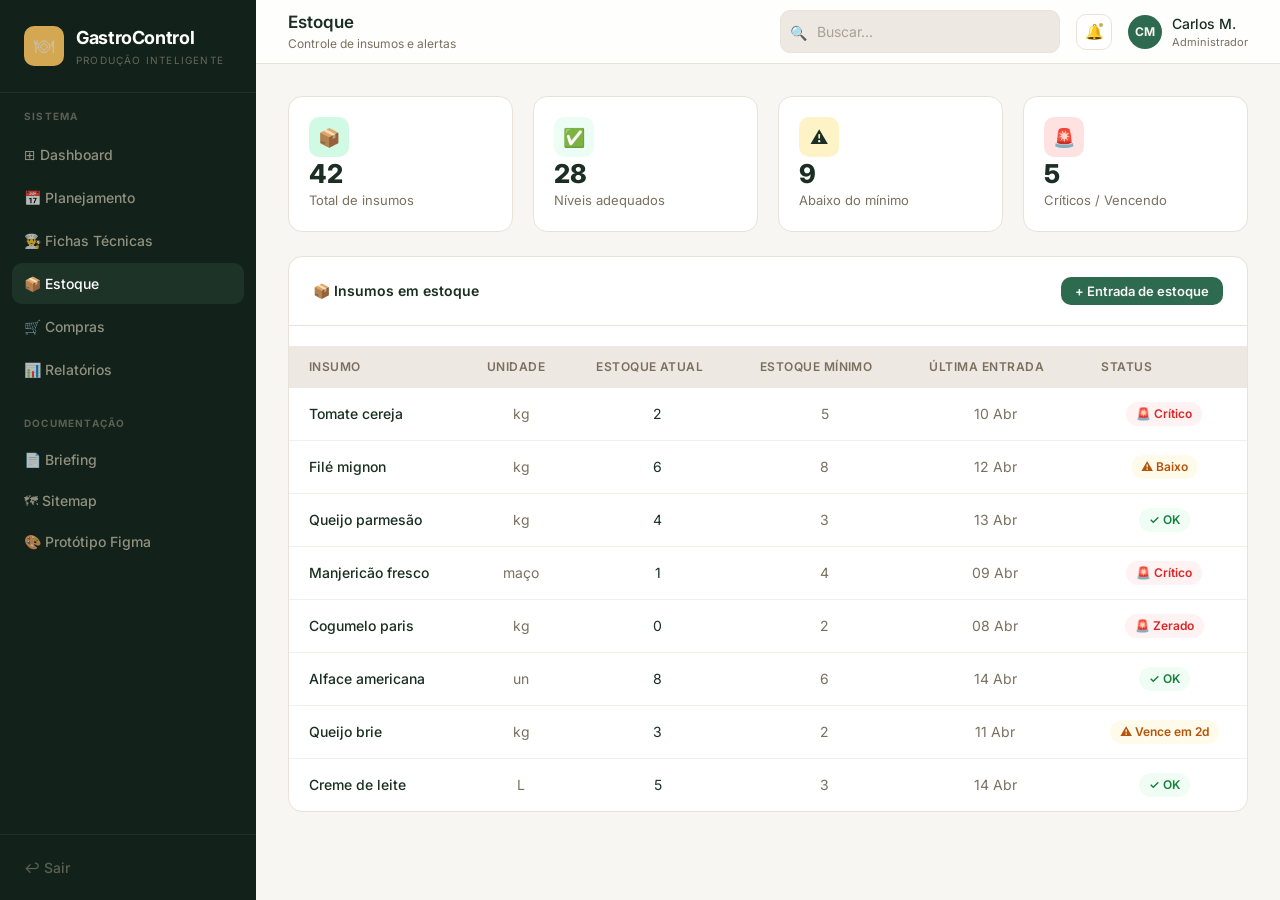
<file: estoque.html>
<!DOCTYPE html>
<html lang="pt-BR">
<head>
  <meta charset="UTF-8" />
  <meta name="viewport" content="width=device-width, initial-scale=1.0" />
  <title>GastroControl — Estoque</title>
  <link rel="stylesheet" href="css/style.css" />
  <link href="https://fonts.googleapis.com/css2?family=Inter:wght@300;400;500;600;700;800&family=Playfair+Display:wght@400;500;600;700&display=swap" rel="stylesheet" />
</head>
<body class="app-page">

  <aside class="sidebar">
    <div class="sidebar__brand">
      <div class="brand-icon">🍽</div>
      <div>
        <div class="brand-name">GastroControl</div>
        <div class="brand-tagline">Produção inteligente</div>
      </div>
    </div>
    <nav class="sidebar__nav">
      <p class="nav-section-label">Sistema</p>
      <a href="dashboard.html" class="nav-item">⊞ Dashboard</a>
      <a href="planejamento.html" class="nav-item">📅 Planejamento</a>
      <a href="pratos.html" class="nav-item">👨‍🍳 Fichas Técnicas</a>
      <a href="estoque.html" class="nav-item active">📦 Estoque</a>
      <a href="compras.html" class="nav-item">🛒 Compras</a>
      <a href="relatorios.html" class="nav-item">📊 Relatórios</a>
      <div style="margin-top: 24px;">
        <p class="nav-section-label">Documentação</p>
        <a href="briefing.html" class="nav-item">📄 Briefing</a>
        <a href="sitemap.html" class="nav-item">🗺 Sitemap</a>
        <a href="prototype.html" class="nav-item">🎨 Protótipo Figma</a>
      </div>
    </nav>
    <div class="sidebar__footer">
      <a href="index.html" class="nav-item nav-item--logout">↩ Sair</a>
    </div>
  </aside>

  <main class="main-content">
    <header class="app-header">
      <div class="header-left">
        <h2 class="header-title">Estoque</h2>
        <p class="header-subtitle">Controle de insumos e alertas</p>
      </div>
      <div class="header-right">
        <div class="search-box">
          <span class="search-icon">🔍</span>
          <input type="text" placeholder="Buscar..." class="input input--search" readonly />
        </div>
        <button class="icon-btn notification-btn">
          🔔 <span class="notif-dot"></span>
        </button>
        <div class="user-info">
          <div class="user-avatar">CM</div>
          <div>
            <div class="user-name">Carlos M.</div>
            <div class="user-role">Administrador</div>
          </div>
        </div>
      </div>
    </header>

    <div class="page-content">

      <!-- KPIs de estoque -->
      <div class="grid-4">
        <div class="stat-card">
          <div class="stat-card__icon stat-card__icon--green">📦</div>
          <div class="stat-card__value">42</div>
          <div class="stat-card__label">Total de insumos</div>
        </div>
        <div class="stat-card">
          <div class="stat-card__icon stat-card__icon--emerald">✅</div>
          <div class="stat-card__value">28</div>
          <div class="stat-card__label">Níveis adequados</div>
        </div>
        <div class="stat-card">
          <div class="stat-card__icon stat-card__icon--amber">⚠️</div>
          <div class="stat-card__value">9</div>
          <div class="stat-card__label">Abaixo do mínimo</div>
        </div>
        <div class="stat-card">
          <div class="stat-card__icon stat-card__icon--red">🚨</div>
          <div class="stat-card__value">5</div>
          <div class="stat-card__label">Críticos / Vencendo</div>
        </div>
      </div>

      <!-- Tabela de estoque -->
      <div class="card card--no-pad">
        <div class="card__header card__header--pad">
          <h3 class="card__title">📦 Insumos em estoque</h3>
          <button class="btn btn-primary btn-sm">+ Entrada de estoque</button>
        </div>
        <div class="table-scroll">
          <table class="table">
            <thead>
              <tr>
                <th>Insumo</th>
                <th class="text-center">Unidade</th>
                <th class="text-center">Estoque atual</th>
                <th class="text-center">Estoque mínimo</th>
                <th class="text-center">Última entrada</th>
                <th class="text-center">Status</th>
              </tr>
            </thead>
            <tbody>
              <tr>
                <td class="font-medium">Tomate cereja</td>
                <td class="text-center text-muted">kg</td>
                <td class="text-center">2</td>
                <td class="text-center text-muted">5</td>
                <td class="text-center text-muted">10 Abr</td>
                <td class="text-center"><span class="badge badge--red">🚨 Crítico</span></td>
              </tr>
              <tr>
                <td class="font-medium">Filé mignon</td>
                <td class="text-center text-muted">kg</td>
                <td class="text-center">6</td>
                <td class="text-center text-muted">8</td>
                <td class="text-center text-muted">12 Abr</td>
                <td class="text-center"><span class="badge badge--amber">⚠ Baixo</span></td>
              </tr>
              <tr>
                <td class="font-medium">Queijo parmesão</td>
                <td class="text-center text-muted">kg</td>
                <td class="text-center">4</td>
                <td class="text-center text-muted">3</td>
                <td class="text-center text-muted">13 Abr</td>
                <td class="text-center"><span class="badge badge--green">✓ OK</span></td>
              </tr>
              <tr>
                <td class="font-medium">Manjericão fresco</td>
                <td class="text-center text-muted">maço</td>
                <td class="text-center">1</td>
                <td class="text-center text-muted">4</td>
                <td class="text-center text-muted">09 Abr</td>
                <td class="text-center"><span class="badge badge--red">🚨 Crítico</span></td>
              </tr>
              <tr>
                <td class="font-medium">Cogumelo paris</td>
                <td class="text-center text-muted">kg</td>
                <td class="text-center">0</td>
                <td class="text-center text-muted">2</td>
                <td class="text-center text-muted">08 Abr</td>
                <td class="text-center"><span class="badge badge--red">🚨 Zerado</span></td>
              </tr>
              <tr>
                <td class="font-medium">Alface americana</td>
                <td class="text-center text-muted">un</td>
                <td class="text-center">8</td>
                <td class="text-center text-muted">6</td>
                <td class="text-center text-muted">14 Abr</td>
                <td class="text-center"><span class="badge badge--green">✓ OK</span></td>
              </tr>
              <tr>
                <td class="font-medium">Queijo brie</td>
                <td class="text-center text-muted">kg</td>
                <td class="text-center">3</td>
                <td class="text-center text-muted">2</td>
                <td class="text-center text-muted">11 Abr</td>
                <td class="text-center"><span class="badge badge--amber">⚠ Vence em 2d</span></td>
              </tr>
              <tr>
                <td class="font-medium">Creme de leite</td>
                <td class="text-center text-muted">L</td>
                <td class="text-center">5</td>
                <td class="text-center text-muted">3</td>
                <td class="text-center text-muted">14 Abr</td>
                <td class="text-center"><span class="badge badge--green">✓ OK</span></td>
              </tr>
            </tbody>
          </table>
        </div>
      </div>

    </div>
  </main>

  <script defer src="js/app.js"></script>
</body>
</html>
</file>
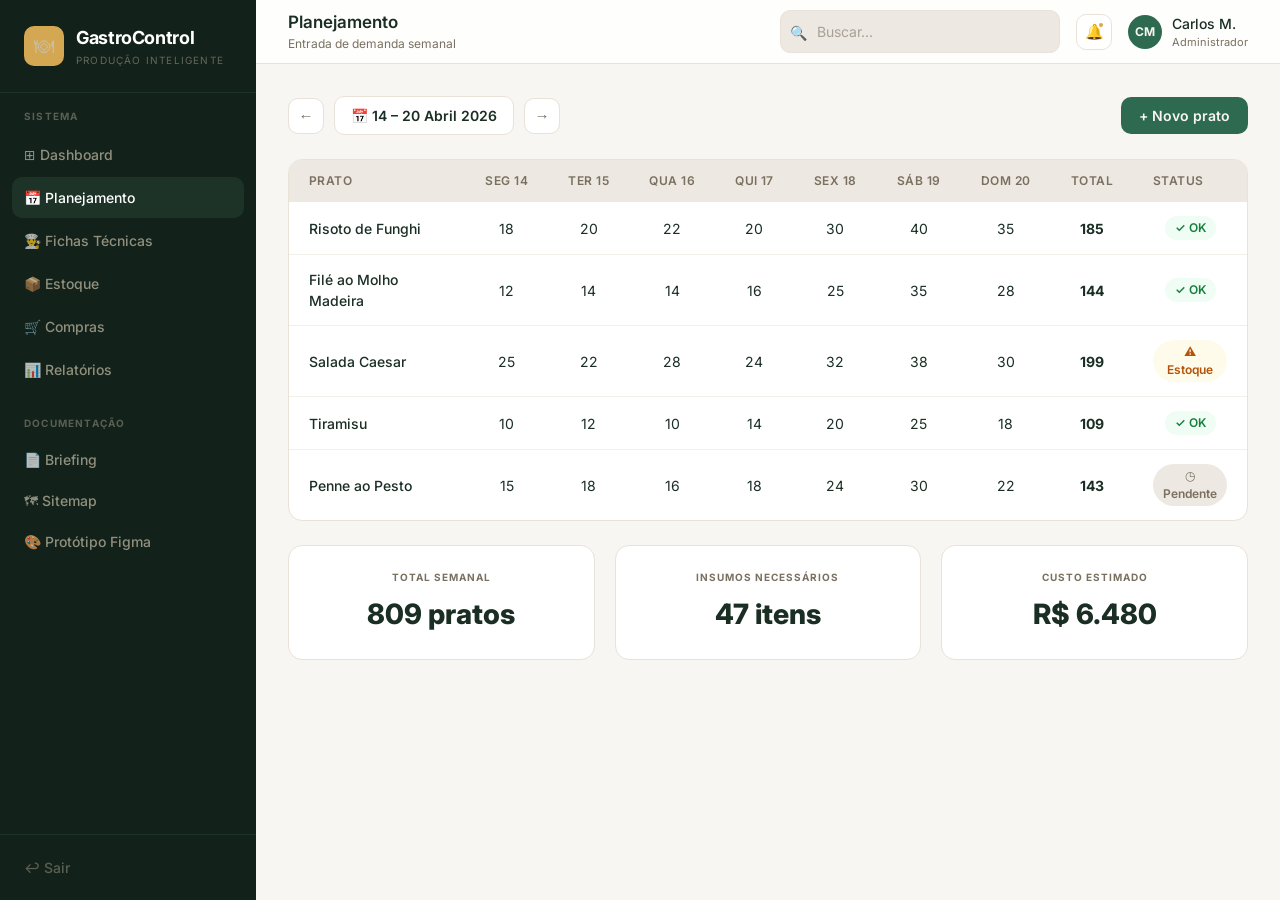
<file: planejamento.html>
<!DOCTYPE html>
<html lang="pt-BR">
<head>
  <meta charset="UTF-8" />
  <meta name="viewport" content="width=device-width, initial-scale=1.0" />
  <title>GastroControl — Planejamento</title>
  <link rel="stylesheet" href="css/style.css" />
  <link href="https://fonts.googleapis.com/css2?family=Inter:wght@300;400;500;600;700;800&family=Playfair+Display:wght@400;500;600;700&display=swap" rel="stylesheet" />
</head>
<body class="app-page">

  <aside class="sidebar">
    <div class="sidebar__brand">
      <div class="brand-icon">🍽</div>
      <div>
        <div class="brand-name">GastroControl</div>
        <div class="brand-tagline">Produção inteligente</div>
      </div>
    </div>
    <nav class="sidebar__nav">
      <p class="nav-section-label">Sistema</p>
      <a href="dashboard.html" class="nav-item">⊞ Dashboard</a>
      <a href="planejamento.html" class="nav-item active">📅 Planejamento</a>
      <a href="pratos.html" class="nav-item">👨‍🍳 Fichas Técnicas</a>
      <a href="estoque.html" class="nav-item">📦 Estoque</a>
      <a href="compras.html" class="nav-item">🛒 Compras</a>
      <a href="relatorios.html" class="nav-item">📊 Relatórios</a>
      <div style="margin-top: 24px;">
        <p class="nav-section-label">Documentação</p>
        <a href="briefing.html" class="nav-item">📄 Briefing</a>
        <a href="sitemap.html" class="nav-item">🗺 Sitemap</a>
        <a href="prototype.html" class="nav-item">🎨 Protótipo Figma</a>
      </div>
    </nav>
    <div class="sidebar__footer">
      <a href="index.html" class="nav-item nav-item--logout">↩ Sair</a>
    </div>
  </aside>

  <main class="main-content">
    <header class="app-header">
      <div class="header-left">
        <h2 class="header-title">Planejamento</h2>
        <p class="header-subtitle">Entrada de demanda semanal</p>
      </div>
      <div class="header-right">
        <div class="search-box">
          <span class="search-icon">🔍</span>
          <input type="text" placeholder="Buscar..." class="input input--search" readonly />
        </div>
        <button class="icon-btn notification-btn">
          🔔 <span class="notif-dot"></span>
        </button>
        <div class="user-info">
          <div class="user-avatar">CM</div>
          <div>
            <div class="user-name">Carlos M.</div>
            <div class="user-role">Administrador</div>
          </div>
        </div>
      </div>
    </header>

    <div class="page-content">

      <!-- Toolbar -->
      <div class="toolbar">
        <div class="toolbar__left">
          <button class="icon-btn">←</button>
          <div class="date-picker-display">
            📅 14 – 20 Abril 2026
          </div>
          <button class="icon-btn">→</button>
        </div>
        <button class="btn btn-primary">+ Novo prato</button>
      </div>

      <!-- Tabela de demanda -->
      <div class="card card--no-pad">
        <div class="table-scroll">
          <table class="table table--planning">
            <thead>
              <tr>
                <th class="th-dish">Prato</th>
                <th class="text-center">Seg 14</th>
                <th class="text-center">Ter 15</th>
                <th class="text-center">Qua 16</th>
                <th class="text-center">Qui 17</th>
                <th class="text-center">Sex 18</th>
                <th class="text-center">Sáb 19</th>
                <th class="text-center">Dom 20</th>
                <th class="text-center">Total</th>
                <th class="text-center">Status</th>
              </tr>
            </thead>
            <tbody>
              <tr>
                <td class="td-dish">Risoto de Funghi</td>
                <td class="text-center">18</td>
                <td class="text-center">20</td>
                <td class="text-center">22</td>
                <td class="text-center">20</td>
                <td class="text-center">30</td>
                <td class="text-center">40</td>
                <td class="text-center">35</td>
                <td class="text-center font-bold">185</td>
                <td class="text-center"><span class="badge badge--green">✓ OK</span></td>
              </tr>
              <tr>
                <td class="td-dish">Filé ao Molho Madeira</td>
                <td class="text-center">12</td>
                <td class="text-center">14</td>
                <td class="text-center">14</td>
                <td class="text-center">16</td>
                <td class="text-center">25</td>
                <td class="text-center">35</td>
                <td class="text-center">28</td>
                <td class="text-center font-bold">144</td>
                <td class="text-center"><span class="badge badge--green">✓ OK</span></td>
              </tr>
              <tr>
                <td class="td-dish">Salada Caesar</td>
                <td class="text-center">25</td>
                <td class="text-center">22</td>
                <td class="text-center">28</td>
                <td class="text-center">24</td>
                <td class="text-center">32</td>
                <td class="text-center">38</td>
                <td class="text-center">30</td>
                <td class="text-center font-bold">199</td>
                <td class="text-center"><span class="badge badge--amber">⚠ Estoque</span></td>
              </tr>
              <tr>
                <td class="td-dish">Tiramisu</td>
                <td class="text-center">10</td>
                <td class="text-center">12</td>
                <td class="text-center">10</td>
                <td class="text-center">14</td>
                <td class="text-center">20</td>
                <td class="text-center">25</td>
                <td class="text-center">18</td>
                <td class="text-center font-bold">109</td>
                <td class="text-center"><span class="badge badge--green">✓ OK</span></td>
              </tr>
              <tr>
                <td class="td-dish">Penne ao Pesto</td>
                <td class="text-center">15</td>
                <td class="text-center">18</td>
                <td class="text-center">16</td>
                <td class="text-center">18</td>
                <td class="text-center">24</td>
                <td class="text-center">30</td>
                <td class="text-center">22</td>
                <td class="text-center font-bold">143</td>
                <td class="text-center"><span class="badge badge--gray">◷ Pendente</span></td>
              </tr>
            </tbody>
          </table>
        </div>
      </div>

      <!-- Resumo semanal -->
      <div class="grid-3">
        <div class="card text-center">
          <p class="section-label">Total semanal</p>
          <p class="big-number">809 pratos</p>
        </div>
        <div class="card text-center">
          <p class="section-label">Insumos necessários</p>
          <p class="big-number">47 itens</p>
        </div>
        <div class="card text-center">
          <p class="section-label">Custo estimado</p>
          <p class="big-number">R$ 6.480</p>
        </div>
      </div>

    </div>
  </main>

  <script defer src="js/app.js"></script>
</body>
</html>
</file>
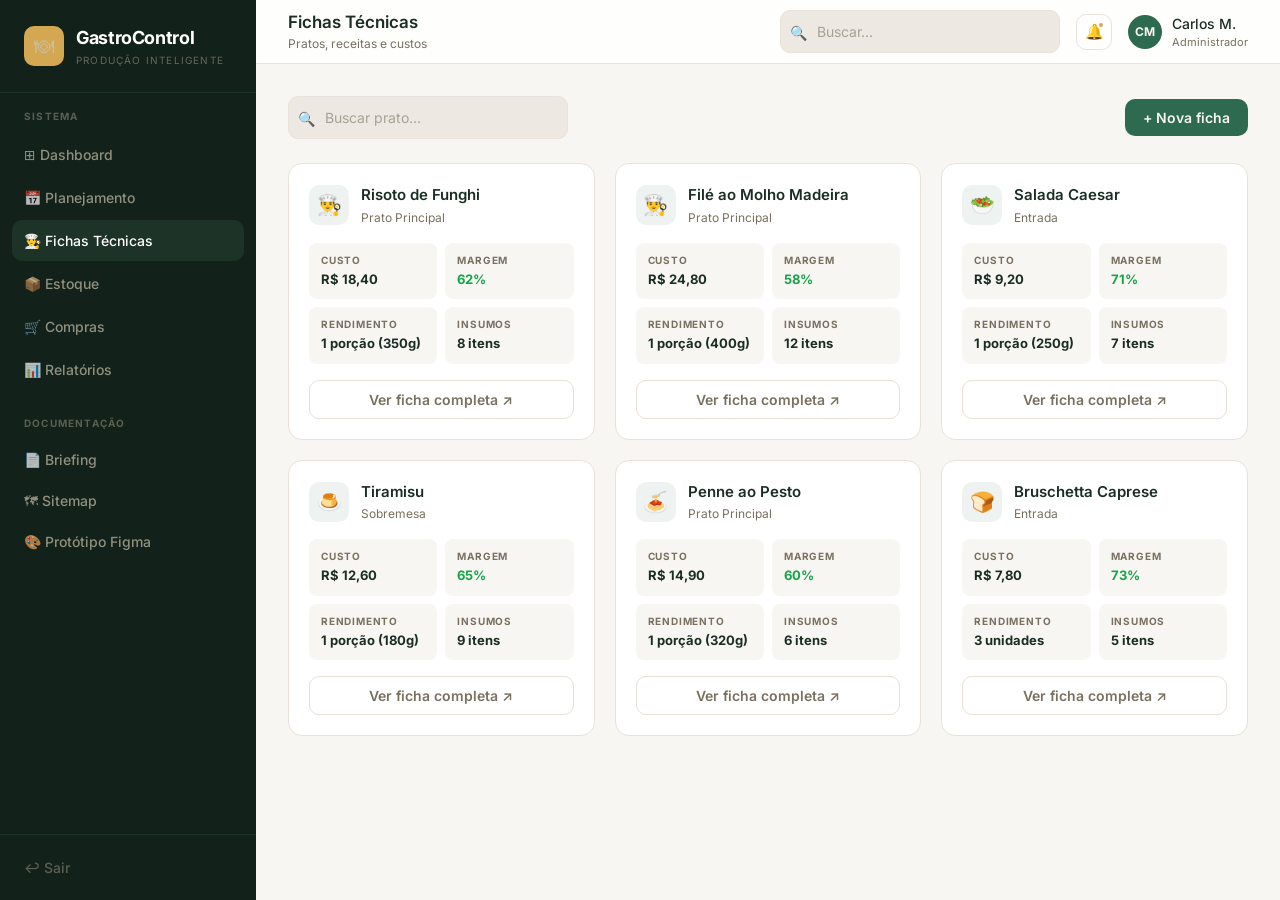
<file: pratos.html>
<!DOCTYPE html>
<html lang="pt-BR">
<head>
  <meta charset="UTF-8" />
  <meta name="viewport" content="width=device-width, initial-scale=1.0" />
  <title>GastroControl — Fichas Técnicas</title>
  <link rel="stylesheet" href="css/style.css" />
  <link href="https://fonts.googleapis.com/css2?family=Inter:wght@300;400;500;600;700;800&family=Playfair+Display:wght@400;500;600;700&display=swap" rel="stylesheet" />
</head>
<body class="app-page">

  <aside class="sidebar">
    <div class="sidebar__brand">
      <div class="brand-icon">🍽</div>
      <div>
        <div class="brand-name">GastroControl</div>
        <div class="brand-tagline">Produção inteligente</div>
      </div>
    </div>
    <nav class="sidebar__nav">
      <p class="nav-section-label">Sistema</p>
      <a href="dashboard.html" class="nav-item">⊞ Dashboard</a>
      <a href="planejamento.html" class="nav-item">📅 Planejamento</a>
      <a href="pratos.html" class="nav-item active">👨‍🍳 Fichas Técnicas</a>
      <a href="estoque.html" class="nav-item">📦 Estoque</a>
      <a href="compras.html" class="nav-item">🛒 Compras</a>
      <a href="relatorios.html" class="nav-item">📊 Relatórios</a>
      <div style="margin-top: 24px;">
        <p class="nav-section-label">Documentação</p>
        <a href="briefing.html" class="nav-item">📄 Briefing</a>
        <a href="sitemap.html" class="nav-item">🗺 Sitemap</a>
        <a href="prototype.html" class="nav-item">🎨 Protótipo Figma</a>
      </div>
    </nav>
    <div class="sidebar__footer">
      <a href="index.html" class="nav-item nav-item--logout">↩ Sair</a>
    </div>
  </aside>

  <main class="main-content">
    <header class="app-header">
      <div class="header-left">
        <h2 class="header-title">Fichas Técnicas</h2>
        <p class="header-subtitle">Pratos, receitas e custos</p>
      </div>
      <div class="header-right">
        <div class="search-box">
          <span class="search-icon">🔍</span>
          <input type="text" placeholder="Buscar..." class="input input--search" readonly />
        </div>
        <button class="icon-btn notification-btn">
          🔔 <span class="notif-dot"></span>
        </button>
        <div class="user-info">
          <div class="user-avatar">CM</div>
          <div>
            <div class="user-name">Carlos M.</div>
            <div class="user-role">Administrador</div>
          </div>
        </div>
      </div>
    </header>

    <div class="page-content">

      <!-- Toolbar -->
      <div class="toolbar">
        <div class="search-box">
          <span class="search-icon">🔍</span>
          <input type="text" placeholder="Buscar prato..." class="input input--search" readonly />
        </div>
        <button class="btn btn-primary">+ Nova ficha</button>
      </div>

      <!-- Cards de pratos -->
      <div class="dishes-grid">

        <div class="dish-card">
          <div class="dish-card__header">
            <div class="dish-card__icon">👨‍🍳</div>
            <div>
              <div class="dish-card__name">Risoto de Funghi</div>
              <div class="dish-card__cat">Prato Principal</div>
            </div>
          </div>
          <div class="dish-card__stats">
            <div class="dish-stat">
              <div class="dish-stat__label">Custo</div>
              <div class="dish-stat__value">R$ 18,40</div>
            </div>
            <div class="dish-stat">
              <div class="dish-stat__label">Margem</div>
              <div class="dish-stat__value dish-stat__value--green">62%</div>
            </div>
            <div class="dish-stat">
              <div class="dish-stat__label">Rendimento</div>
              <div class="dish-stat__value">1 porção (350g)</div>
            </div>
            <div class="dish-stat">
              <div class="dish-stat__label">Insumos</div>
              <div class="dish-stat__value">8 itens</div>
            </div>
          </div>
          <button class="btn btn-ghost btn-full">Ver ficha completa ↗</button>
        </div>

        <div class="dish-card">
          <div class="dish-card__header">
            <div class="dish-card__icon">👨‍🍳</div>
            <div>
              <div class="dish-card__name">Filé ao Molho Madeira</div>
              <div class="dish-card__cat">Prato Principal</div>
            </div>
          </div>
          <div class="dish-card__stats">
            <div class="dish-stat">
              <div class="dish-stat__label">Custo</div>
              <div class="dish-stat__value">R$ 24,80</div>
            </div>
            <div class="dish-stat">
              <div class="dish-stat__label">Margem</div>
              <div class="dish-stat__value dish-stat__value--green">58%</div>
            </div>
            <div class="dish-stat">
              <div class="dish-stat__label">Rendimento</div>
              <div class="dish-stat__value">1 porção (400g)</div>
            </div>
            <div class="dish-stat">
              <div class="dish-stat__label">Insumos</div>
              <div class="dish-stat__value">12 itens</div>
            </div>
          </div>
          <button class="btn btn-ghost btn-full">Ver ficha completa ↗</button>
        </div>

        <div class="dish-card">
          <div class="dish-card__header">
            <div class="dish-card__icon">🥗</div>
            <div>
              <div class="dish-card__name">Salada Caesar</div>
              <div class="dish-card__cat">Entrada</div>
            </div>
          </div>
          <div class="dish-card__stats">
            <div class="dish-stat">
              <div class="dish-stat__label">Custo</div>
              <div class="dish-stat__value">R$ 9,20</div>
            </div>
            <div class="dish-stat">
              <div class="dish-stat__label">Margem</div>
              <div class="dish-stat__value dish-stat__value--green">71%</div>
            </div>
            <div class="dish-stat">
              <div class="dish-stat__label">Rendimento</div>
              <div class="dish-stat__value">1 porção (250g)</div>
            </div>
            <div class="dish-stat">
              <div class="dish-stat__label">Insumos</div>
              <div class="dish-stat__value">7 itens</div>
            </div>
          </div>
          <button class="btn btn-ghost btn-full">Ver ficha completa ↗</button>
        </div>

        <div class="dish-card">
          <div class="dish-card__header">
            <div class="dish-card__icon">🍮</div>
            <div>
              <div class="dish-card__name">Tiramisu</div>
              <div class="dish-card__cat">Sobremesa</div>
            </div>
          </div>
          <div class="dish-card__stats">
            <div class="dish-stat">
              <div class="dish-stat__label">Custo</div>
              <div class="dish-stat__value">R$ 12,60</div>
            </div>
            <div class="dish-stat">
              <div class="dish-stat__label">Margem</div>
              <div class="dish-stat__value dish-stat__value--green">65%</div>
            </div>
            <div class="dish-stat">
              <div class="dish-stat__label">Rendimento</div>
              <div class="dish-stat__value">1 porção (180g)</div>
            </div>
            <div class="dish-stat">
              <div class="dish-stat__label">Insumos</div>
              <div class="dish-stat__value">9 itens</div>
            </div>
          </div>
          <button class="btn btn-ghost btn-full">Ver ficha completa ↗</button>
        </div>

        <div class="dish-card">
          <div class="dish-card__header">
            <div class="dish-card__icon">🍝</div>
            <div>
              <div class="dish-card__name">Penne ao Pesto</div>
              <div class="dish-card__cat">Prato Principal</div>
            </div>
          </div>
          <div class="dish-card__stats">
            <div class="dish-stat">
              <div class="dish-stat__label">Custo</div>
              <div class="dish-stat__value">R$ 14,90</div>
            </div>
            <div class="dish-stat">
              <div class="dish-stat__label">Margem</div>
              <div class="dish-stat__value dish-stat__value--green">60%</div>
            </div>
            <div class="dish-stat">
              <div class="dish-stat__label">Rendimento</div>
              <div class="dish-stat__value">1 porção (320g)</div>
            </div>
            <div class="dish-stat">
              <div class="dish-stat__label">Insumos</div>
              <div class="dish-stat__value">6 itens</div>
            </div>
          </div>
          <button class="btn btn-ghost btn-full">Ver ficha completa ↗</button>
        </div>

        <div class="dish-card">
          <div class="dish-card__header">
            <div class="dish-card__icon">🍞</div>
            <div>
              <div class="dish-card__name">Bruschetta Caprese</div>
              <div class="dish-card__cat">Entrada</div>
            </div>
          </div>
          <div class="dish-card__stats">
            <div class="dish-stat">
              <div class="dish-stat__label">Custo</div>
              <div class="dish-stat__value">R$ 7,80</div>
            </div>
            <div class="dish-stat">
              <div class="dish-stat__label">Margem</div>
              <div class="dish-stat__value dish-stat__value--green">73%</div>
            </div>
            <div class="dish-stat">
              <div class="dish-stat__label">Rendimento</div>
              <div class="dish-stat__value">3 unidades</div>
            </div>
            <div class="dish-stat">
              <div class="dish-stat__label">Insumos</div>
              <div class="dish-stat__value">5 itens</div>
            </div>
          </div>
          <button class="btn btn-ghost btn-full">Ver ficha completa ↗</button>
        </div>

      </div>
    </div>
  </main>

  <script defer src="js/app.js"></script>
</body>
</html>
</file>
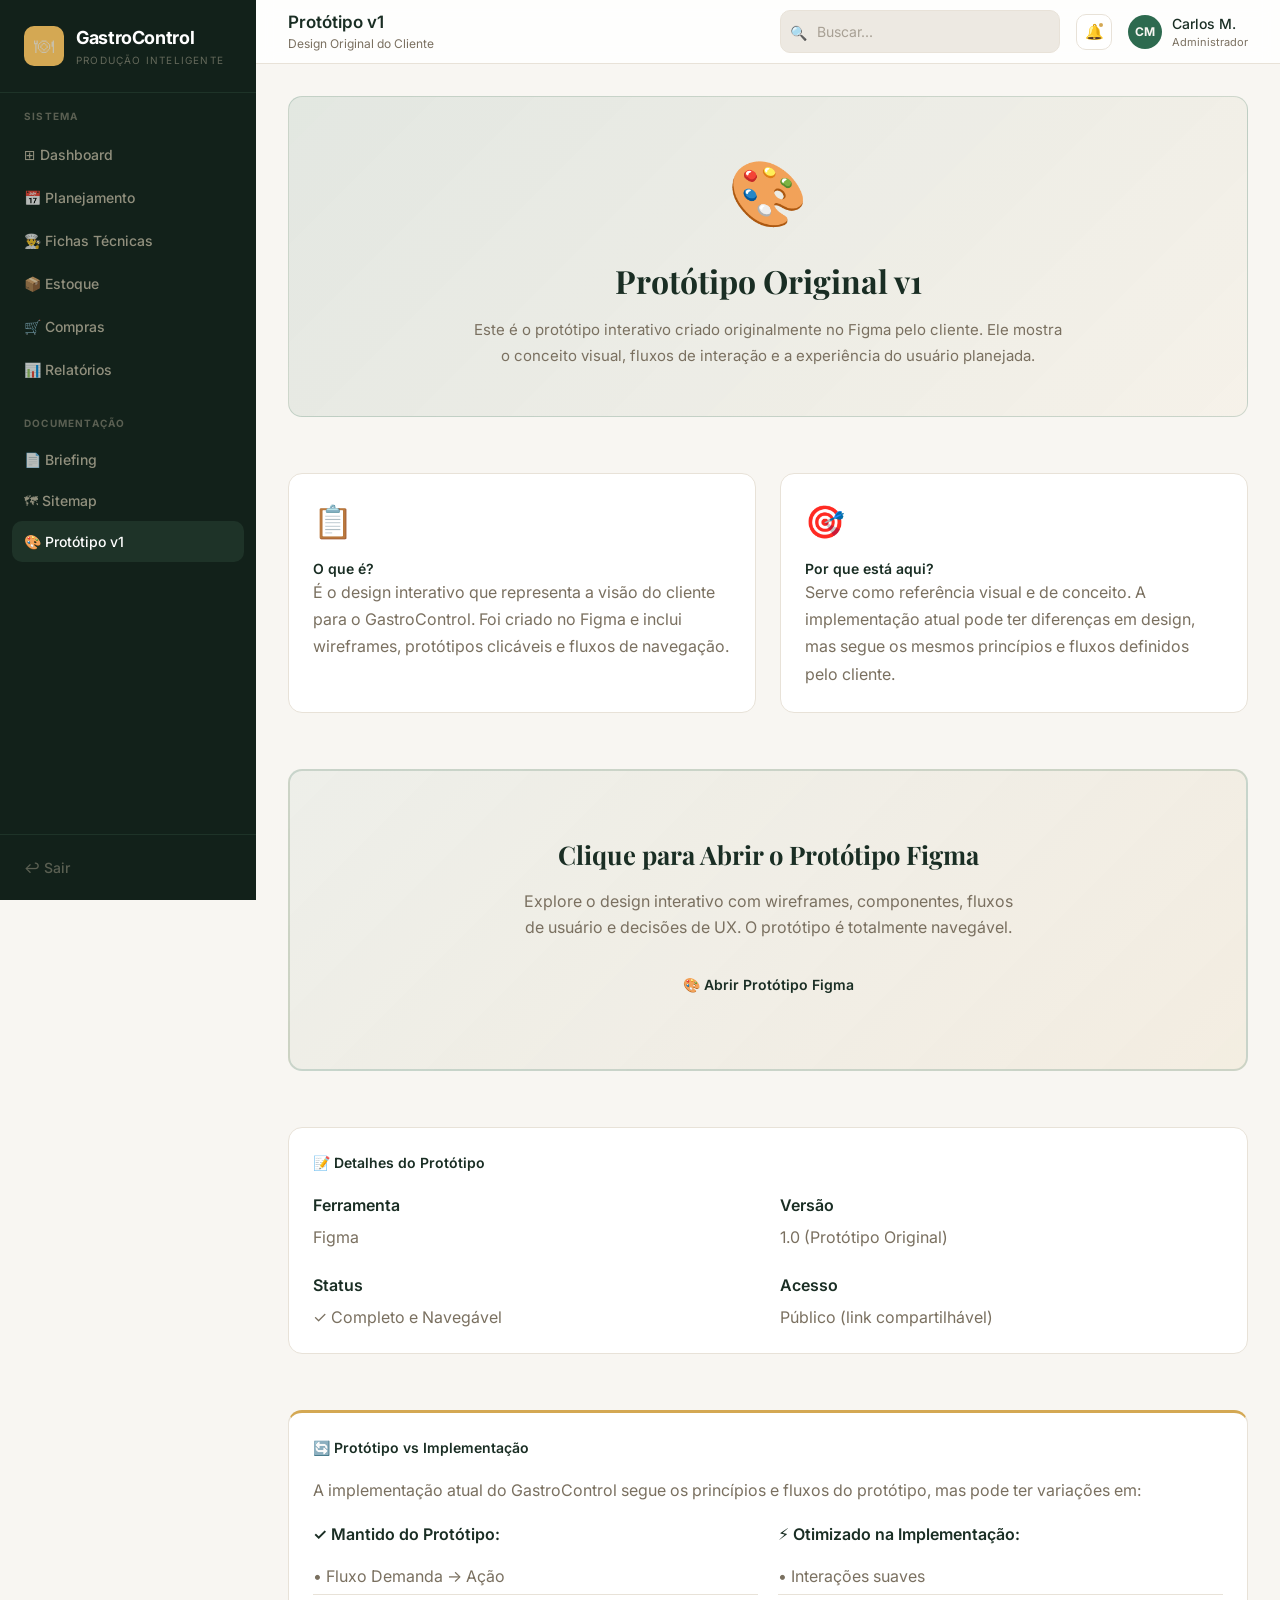
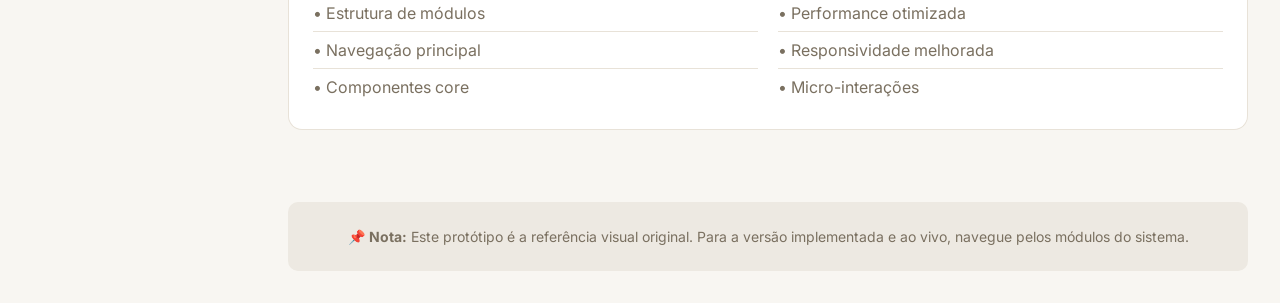
<file: prototype.html>
<!DOCTYPE html>
<html lang="pt-BR">
<head>
  <meta charset="UTF-8" />
  <meta name="viewport" content="width=device-width, initial-scale=1.0" />
  <title>GastroControl — Protótipo v1</title>
  <link rel="stylesheet" href="css/style.css" />
  <link href="https://fonts.googleapis.com/css2?family=Inter:wght@300;400;500;600;700;800&family=Playfair+Display:wght@400;500;600;700&display=swap" rel="stylesheet" />
</head>
<body class="app-page">

  <aside class="sidebar">
    <div class="sidebar__brand">
      <div class="brand-icon">🍽</div>
      <div>
        <div class="brand-name">GastroControl</div>
        <div class="brand-tagline">Produção inteligente</div>
      </div>
    </div>
    <nav class="sidebar__nav">
      <p class="nav-section-label">Sistema</p>
      <a href="dashboard.html" class="nav-item">⊞ Dashboard</a>
      <a href="planejamento.html" class="nav-item">📅 Planejamento</a>
      <a href="pratos.html" class="nav-item">👨‍🍳 Fichas Técnicas</a>
      <a href="estoque.html" class="nav-item">📦 Estoque</a>
      <a href="compras.html" class="nav-item">🛒 Compras</a>
      <a href="relatorios.html" class="nav-item">📊 Relatórios</a>
      <div style="margin-top: 24px;">
        <p class="nav-section-label">Documentação</p>
        <a href="briefing.html" class="nav-item">📄 Briefing</a>
        <a href="sitemap.html" class="nav-item">🗺 Sitemap</a>
        <a href="prototype.html" class="nav-item active">🎨 Protótipo v1</a>
      </div>
    </nav>
    <div class="sidebar__footer">
      <a href="index.html" class="nav-item nav-item--logout">↩ Sair</a>
    </div>
  </aside>

  <main class="main-content">
    <header class="app-header">
      <div class="header-left">
        <h2 class="header-title">Protótipo v1</h2>
        <p class="header-subtitle">Design Original do Cliente</p>
      </div>
      <div class="header-right">
        <div class="search-box">
          <span class="search-icon">🔍</span>
          <input type="text" placeholder="Buscar..." class="input input--search" readonly />
        </div>
        <button class="icon-btn notification-btn">
          🔔 <span class="notif-dot"></span>
        </button>
        <div class="user-info">
          <div class="user-avatar">CM</div>
          <div>
            <div class="user-name">Carlos M.</div>
            <div class="user-role">Administrador</div>
          </div>
        </div>
      </div>
    </header>

    <div class="page-content">

      <!-- Hero -->
      <div class="card" style="background: linear-gradient(135deg, rgba(45,106,79,0.1) 0%, rgba(212,168,83,0.05) 100%); border: 1px solid rgba(45,106,79,0.2); text-align: center; padding: 48px 40px;">
        <div style="font-size: 64px; margin-bottom: 16px;">🎨</div>
        <h1 style="font-family: var(--font-display); font-size: 2rem; color: var(--color-foreground); margin-bottom: 12px;">
          Protótipo Original v1
        </h1>
        <p style="color: var(--color-muted-fg); font-size: 15px; max-width: 600px; margin: 0 auto; line-height: 1.7;">
          Este é o protótipo interativo criado originalmente no Figma pelo cliente. Ele mostra o conceito visual, fluxos de interação e a experiência do usuário planejada.
        </p>
      </div>

      <!-- Informação sobre o protótipo -->
      <div class="grid-2" style="margin-top: 32px;">

        <div class="card">
          <div style="font-size: 32px; margin-bottom: 12px;">📋</div>
          <h3 class="card__title">O que é?</h3>
          <p style="color: var(--color-muted-fg); line-height: 1.7;">
            É o design interativo que representa a visão do cliente para o GastroControl. Foi criado no Figma e inclui wireframes, protótipos clicáveis e fluxos de navegação.
          </p>
        </div>

        <div class="card">
          <div style="font-size: 32px; margin-bottom: 12px;">🎯</div>
          <h3 class="card__title">Por que está aqui?</h3>
          <p style="color: var(--color-muted-fg); line-height: 1.7;">
            Serve como referência visual e de conceito. A implementação atual pode ter diferenças em design, mas segue os mesmos princípios e fluxos definidos pelo cliente.
          </p>
        </div>

      </div>

      <!-- CTA Section -->
      <div class="card" style="background: linear-gradient(135deg, rgba(45,106,79,0.05) 0%, rgba(212,168,83,0.1) 100%); border: 2px solid rgba(45,106,79,0.2); margin-top: 32px; text-align: center;">
        <div style="padding: 40px;">
          <h3 style="font-family: var(--font-display); font-size: 1.6rem; color: var(--color-foreground); margin-bottom: 16px;">
            Clique para Abrir o Protótipo Figma
          </h3>
          <p style="color: var(--color-muted-fg); margin-bottom: 24px; max-width: 500px; margin-left: auto; margin-right: auto; line-height: 1.6;">
            Explore o design interativo com wireframes, componentes, fluxos de usuário e decisões de UX. O protótipo é totalmente navegável.
          </p>
          <a href="https://www.figma.com/proto/yvOtdggIx84nrSeWDL9XXc/Untitled?node-id=0-1&t=Q8I7i3c2H76WdONI-1" target="_blank" class="btn" style="display: inline-block;">
            🎨 Abrir Protótipo Figma
          </a>
        </div>
      </div>

      <!-- Detalhes -->
      <div class="card" style="margin-top: 32px;">
        <h3 class="card__title" style="margin-bottom: 20px;">📝 Detalhes do Protótipo</h3>
        <div class="grid-2">
          <div>
            <p style="font-weight: 600; color: var(--color-foreground); margin-bottom: 8px;">Ferramenta</p>
            <p style="color: var(--color-muted-fg);">Figma</p>
          </div>
          <div>
            <p style="font-weight: 600; color: var(--color-foreground); margin-bottom: 8px;">Versão</p>
            <p style="color: var(--color-muted-fg);">1.0 (Protótipo Original)</p>
          </div>
          <div>
            <p style="font-weight: 600; color: var(--color-foreground); margin-bottom: 8px;">Status</p>
            <p style="color: var(--color-muted-fg);">✓ Completo e Navegável</p>
          </div>
          <div>
            <p style="font-weight: 600; color: var(--color-foreground); margin-bottom: 8px;">Acesso</p>
            <p style="color: var(--color-muted-fg);">Público (link compartilhável)</p>
          </div>
        </div>
      </div>

      <!-- Comparação Implementation vs Prototype -->
      <div class="card" style="margin-top: 32px; border-top: 3px solid var(--color-accent);">
        <h3 class="card__title" style="margin-bottom: 20px;">🔄 Protótipo vs Implementação</h3>
        <p style="color: var(--color-muted-fg); margin-bottom: 20px;">
          A implementação atual do GastroControl segue os princípios e fluxos do protótipo, mas pode ter variações em:
        </p>
        <div style="display: grid; grid-template-columns: 1fr 1fr; gap: 20px;">
          <div>
            <p style="font-weight: 600; color: var(--color-foreground); margin-bottom: 12px;">✓ Mantido do Protótipo:</p>
            <ul style="list-style: none; padding: 0;">
              <li style="padding: 6px 0; color: var(--color-muted-fg); border-bottom: 1px solid var(--color-border);">• Fluxo Demanda → Ação</li>
              <li style="padding: 6px 0; color: var(--color-muted-fg); border-bottom: 1px solid var(--color-border);">• Estrutura de módulos</li>
              <li style="padding: 6px 0; color: var(--color-muted-fg); border-bottom: 1px solid var(--color-border);">• Navegação principal</li>
              <li style="padding: 6px 0; color: var(--color-muted-fg);">• Componentes core</li>
            </ul>
          </div>
          <div>
            <p style="font-weight: 600; color: var(--color-foreground); margin-bottom: 12px;">⚡ Otimizado na Implementação:</p>
            <ul style="list-style: none; padding: 0;">
              <li style="padding: 6px 0; color: var(--color-muted-fg); border-bottom: 1px solid var(--color-border);">• Interações suaves</li>
              <li style="padding: 6px 0; color: var(--color-muted-fg); border-bottom: 1px solid var(--color-border);">• Performance otimizada</li>
              <li style="padding: 6px 0; color: var(--color-muted-fg); border-bottom: 1px solid var(--color-border);">• Responsividade melhorada</li>
              <li style="padding: 6px 0; color: var(--color-muted-fg);">• Micro-interações</li>
            </ul>
          </div>
        </div>
      </div>

      <!-- Footer -->
      <div style="text-align: center; margin-top: 48px; padding: 24px; background: var(--color-muted); border-radius: var(--radius); color: var(--color-muted-fg);">
        <p style="margin: 0; font-size: 14px;">
          📌 <strong>Nota:</strong> Este protótipo é a referência visual original. Para a versão implementada e ao vivo, navegue pelos módulos do sistema.
        </p>
      </div>

    </div>
  </main>

  <script defer src="js/app.js"></script>
</body>
</html>
</file>
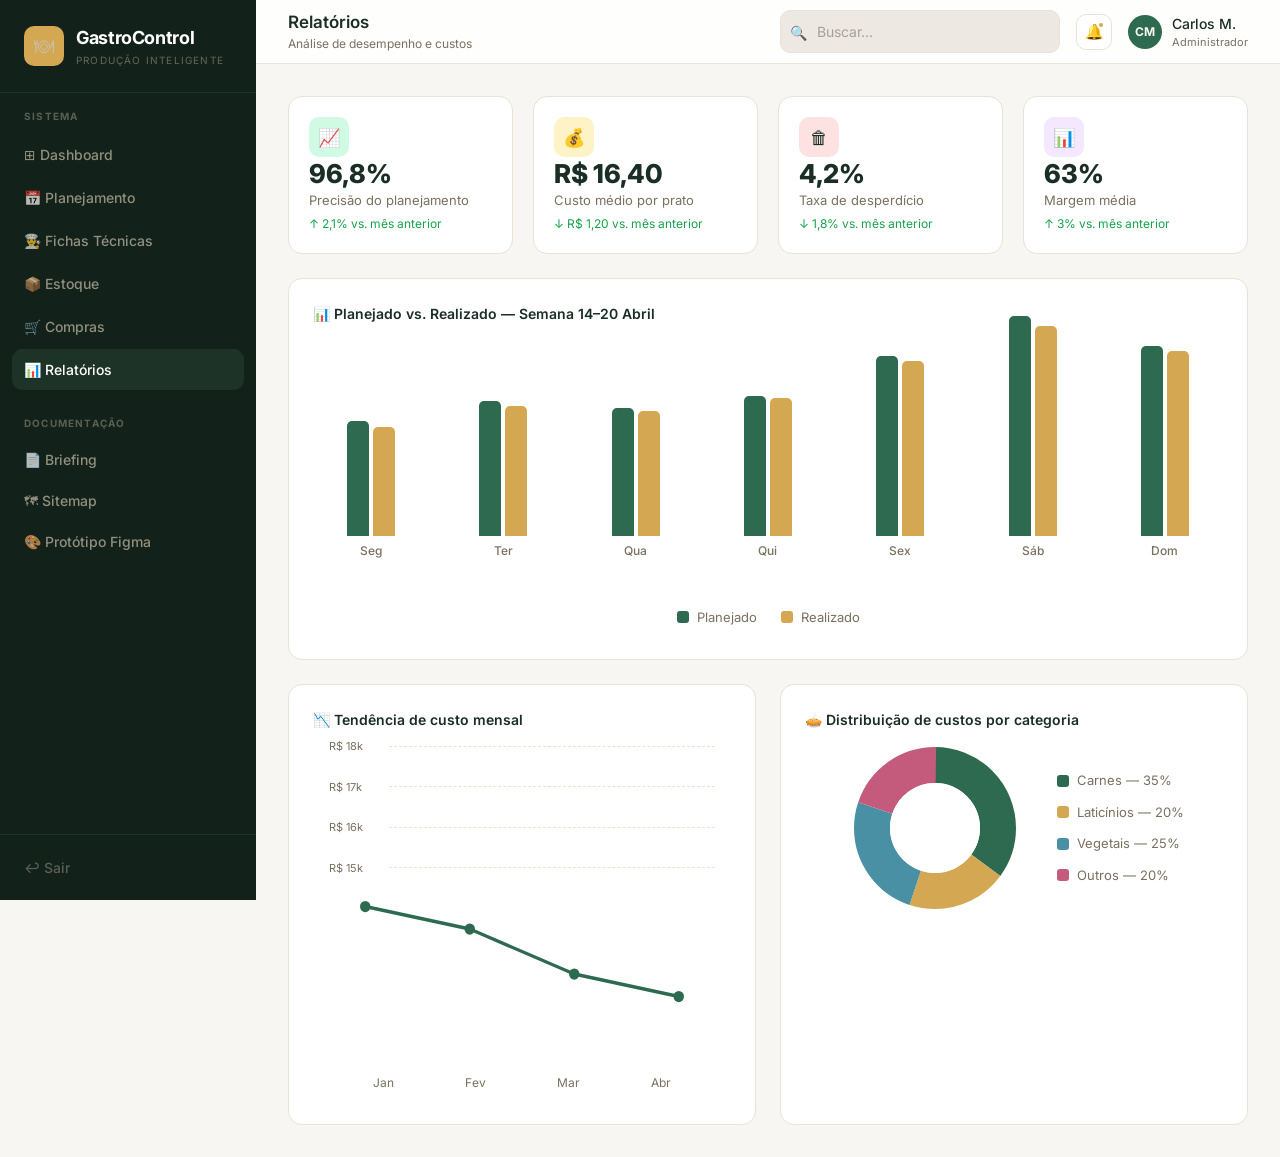
<file: relatorios.html>
<!DOCTYPE html>
<html lang="pt-BR">
<head>
  <meta charset="UTF-8" />
  <meta name="viewport" content="width=device-width, initial-scale=1.0" />
  <title>GastroControl — Relatórios</title>
  <link rel="stylesheet" href="css/style.css" />
  <link href="https://fonts.googleapis.com/css2?family=Inter:wght@300;400;500;600;700;800&family=Playfair+Display:wght@400;500;600;700&display=swap" rel="stylesheet" />
</head>
<body class="app-page">

  <aside class="sidebar">
    <div class="sidebar__brand">
      <div class="brand-icon">🍽</div>
      <div>
        <div class="brand-name">GastroControl</div>
        <div class="brand-tagline">Produção inteligente</div>
      </div>
    </div>
    <nav class="sidebar__nav">
      <p class="nav-section-label">Sistema</p>
      <a href="dashboard.html" class="nav-item">⊞ Dashboard</a>
      <a href="planejamento.html" class="nav-item">📅 Planejamento</a>
      <a href="pratos.html" class="nav-item">👨‍🍳 Fichas Técnicas</a>
      <a href="estoque.html" class="nav-item">📦 Estoque</a>
      <a href="compras.html" class="nav-item">🛒 Compras</a>
      <a href="relatorios.html" class="nav-item active">📊 Relatórios</a>
      <div style="margin-top: 24px;">
        <p class="nav-section-label">Documentação</p>
        <a href="briefing.html" class="nav-item">📄 Briefing</a>
        <a href="sitemap.html" class="nav-item">🗺 Sitemap</a>
        <a href="prototype.html" class="nav-item">🎨 Protótipo Figma</a>
      </div>
    </nav>
    <div class="sidebar__footer">
      <a href="index.html" class="nav-item nav-item--logout">↩ Sair</a>
    </div>
  </aside>

  <main class="main-content">
    <header class="app-header">
      <div class="header-left">
        <h2 class="header-title">Relatórios</h2>
        <p class="header-subtitle">Análise de desempenho e custos</p>
      </div>
      <div class="header-right">
        <div class="search-box">
          <span class="search-icon">🔍</span>
          <input type="text" placeholder="Buscar..." class="input input--search" readonly />
        </div>
        <button class="icon-btn notification-btn">
          🔔 <span class="notif-dot"></span>
        </button>
        <div class="user-info">
          <div class="user-avatar">CM</div>
          <div>
            <div class="user-name">Carlos M.</div>
            <div class="user-role">Administrador</div>
          </div>
        </div>
      </div>
    </header>

    <div class="page-content">

      <!-- KPIs analíticos -->
      <div class="grid-4">
        <div class="stat-card">
          <div class="stat-card__icon stat-card__icon--green">📈</div>
          <div class="stat-card__value">96,8%</div>
          <div class="stat-card__label">Precisão do planejamento</div>
          <div class="stat-card__trend stat-card__trend--up">↑ 2,1% vs. mês anterior</div>
        </div>
        <div class="stat-card">
          <div class="stat-card__icon stat-card__icon--amber">💰</div>
          <div class="stat-card__value">R$ 16,40</div>
          <div class="stat-card__label">Custo médio por prato</div>
          <div class="stat-card__trend stat-card__trend--up">↓ R$ 1,20 vs. mês anterior</div>
        </div>
        <div class="stat-card">
          <div class="stat-card__icon stat-card__icon--red">🗑</div>
          <div class="stat-card__value">4,2%</div>
          <div class="stat-card__label">Taxa de desperdício</div>
          <div class="stat-card__trend stat-card__trend--up">↓ 1,8% vs. mês anterior</div>
        </div>
        <div class="stat-card">
          <div class="stat-card__icon stat-card__icon--purple">📊</div>
          <div class="stat-card__value">63%</div>
          <div class="stat-card__label">Margem média</div>
          <div class="stat-card__trend stat-card__trend--up">↑ 3% vs. mês anterior</div>
        </div>
      </div>

      <!-- Gráfico de barras: Planejado vs Realizado -->
      <div class="card">
        <h3 class="card__title">📊 Planejado vs. Realizado — Semana 14–20 Abril</h3>
        <div class="chart-area">
          <div class="bar-chart">
            <div class="bar-group">
              <div class="bar-wrap">
                <div class="bar bar--primary" style="height:115px" title="Planejado: 120"></div>
                <div class="bar bar--accent" style="height:109px" title="Realizado: 115"></div>
              </div>
              <div class="bar-label">Seg</div>
            </div>
            <div class="bar-group">
              <div class="bar-wrap">
                <div class="bar bar--primary" style="height:135px" title="Planejado: 135"></div>
                <div class="bar bar--accent" style="height:130px" title="Realizado: 130"></div>
              </div>
              <div class="bar-label">Ter</div>
            </div>
            <div class="bar-group">
              <div class="bar-wrap">
                <div class="bar bar--primary" style="height:128px" title="Planejado: 128"></div>
                <div class="bar bar--accent" style="height:125px" title="Realizado: 125"></div>
              </div>
              <div class="bar-label">Qua</div>
            </div>
            <div class="bar-group">
              <div class="bar-wrap">
                <div class="bar bar--primary" style="height:140px" title="Planejado: 140"></div>
                <div class="bar bar--accent" style="height:138px" title="Realizado: 138"></div>
              </div>
              <div class="bar-label">Qui</div>
            </div>
            <div class="bar-group">
              <div class="bar-wrap">
                <div class="bar bar--primary" style="height:180px" title="Planejado: 180"></div>
                <div class="bar bar--accent" style="height:175px" title="Realizado: 175"></div>
              </div>
              <div class="bar-label">Sex</div>
            </div>
            <div class="bar-group">
              <div class="bar-wrap">
                <div class="bar bar--primary" style="height:220px" title="Planejado: 220"></div>
                <div class="bar bar--accent" style="height:210px" title="Realizado: 210"></div>
              </div>
              <div class="bar-label">Sáb</div>
            </div>
            <div class="bar-group">
              <div class="bar-wrap">
                <div class="bar bar--primary" style="height:190px" title="Planejado: 190"></div>
                <div class="bar bar--accent" style="height:185px" title="Realizado: 185"></div>
              </div>
              <div class="bar-label">Dom</div>
            </div>
          </div>
          <div class="chart-legend">
            <div class="legend-item"><div class="legend-dot legend-dot--primary"></div> Planejado</div>
            <div class="legend-item"><div class="legend-dot legend-dot--accent"></div> Realizado</div>
          </div>
        </div>
      </div>

      <!-- Tendência de custos + Distribuição -->
      <div class="grid-2">

        <!-- Tendência de custo mensal -->
        <div class="card">
          <h3 class="card__title">📉 Tendência de custo mensal</h3>
          <div class="line-chart-area">
            <div class="line-chart">
              <div class="line-chart__grid">
                <div class="line-chart__row"><span class="line-chart__label">R$ 18k</span><div class="line-chart__line"></div></div>
                <div class="line-chart__row"><span class="line-chart__label">R$ 17k</span><div class="line-chart__line"></div></div>
                <div class="line-chart__row"><span class="line-chart__label">R$ 16k</span><div class="line-chart__line"></div></div>
                <div class="line-chart__row"><span class="line-chart__label">R$ 15k</span><div class="line-chart__line"></div></div>
              </div>
              <!-- SVG line chart simulado -->
              <svg viewBox="0 0 400 160" class="line-svg" preserveAspectRatio="none">
                <polyline
                  points="50,20 150,40 250,80 350,100"
                  fill="none"
                  stroke="#2D6A4F"
                  stroke-width="3"
                  stroke-linecap="round"
                  stroke-linejoin="round"
                />
                <circle cx="50" cy="20" r="5" fill="#2D6A4F"/>
                <circle cx="150" cy="40" r="5" fill="#2D6A4F"/>
                <circle cx="250" cy="80" r="5" fill="#2D6A4F"/>
                <circle cx="350" cy="100" r="5" fill="#2D6A4F"/>
              </svg>
            </div>
            <div class="line-chart__months">
              <span>Jan</span><span>Fev</span><span>Mar</span><span>Abr</span>
            </div>
          </div>
        </div>

        <!-- Distribuição de custos -->
        <div class="card">
          <h3 class="card__title">🥧 Distribuição de custos por categoria</h3>
          <div class="donut-area">
            <svg viewBox="0 0 200 200" class="donut-svg">
              <!-- Carnes 35% -->
              <circle cx="100" cy="100" r="70" fill="none" stroke="#2D6A4F" stroke-width="40"
                stroke-dasharray="154 285" stroke-dashoffset="0"/>
              <!-- Laticínios 20% -->
              <circle cx="100" cy="100" r="70" fill="none" stroke="#D4A853" stroke-width="40"
                stroke-dasharray="88 351" stroke-dashoffset="-154"/>
              <!-- Vegetais 25% -->
              <circle cx="100" cy="100" r="70" fill="none" stroke="#4A90A4" stroke-width="40"
                stroke-dasharray="110 329" stroke-dashoffset="-242"/>
              <!-- Outros 20% -->
              <circle cx="100" cy="100" r="70" fill="none" stroke="#C45B7C" stroke-width="40"
                stroke-dasharray="88 351" stroke-dashoffset="-352"/>
              <circle cx="100" cy="100" r="50" fill="white"/>
            </svg>
            <div class="donut-legend">
              <div class="legend-item"><div class="legend-dot" style="background:#2D6A4F"></div> Carnes — 35%</div>
              <div class="legend-item"><div class="legend-dot" style="background:#D4A853"></div> Laticínios — 20%</div>
              <div class="legend-item"><div class="legend-dot" style="background:#4A90A4"></div> Vegetais — 25%</div>
              <div class="legend-item"><div class="legend-dot" style="background:#C45B7C"></div> Outros — 20%</div>
            </div>
          </div>
        </div>

      </div>

    </div>
  </main>

  <script defer src="js/app.js"></script>
</body>
</html>
</file>
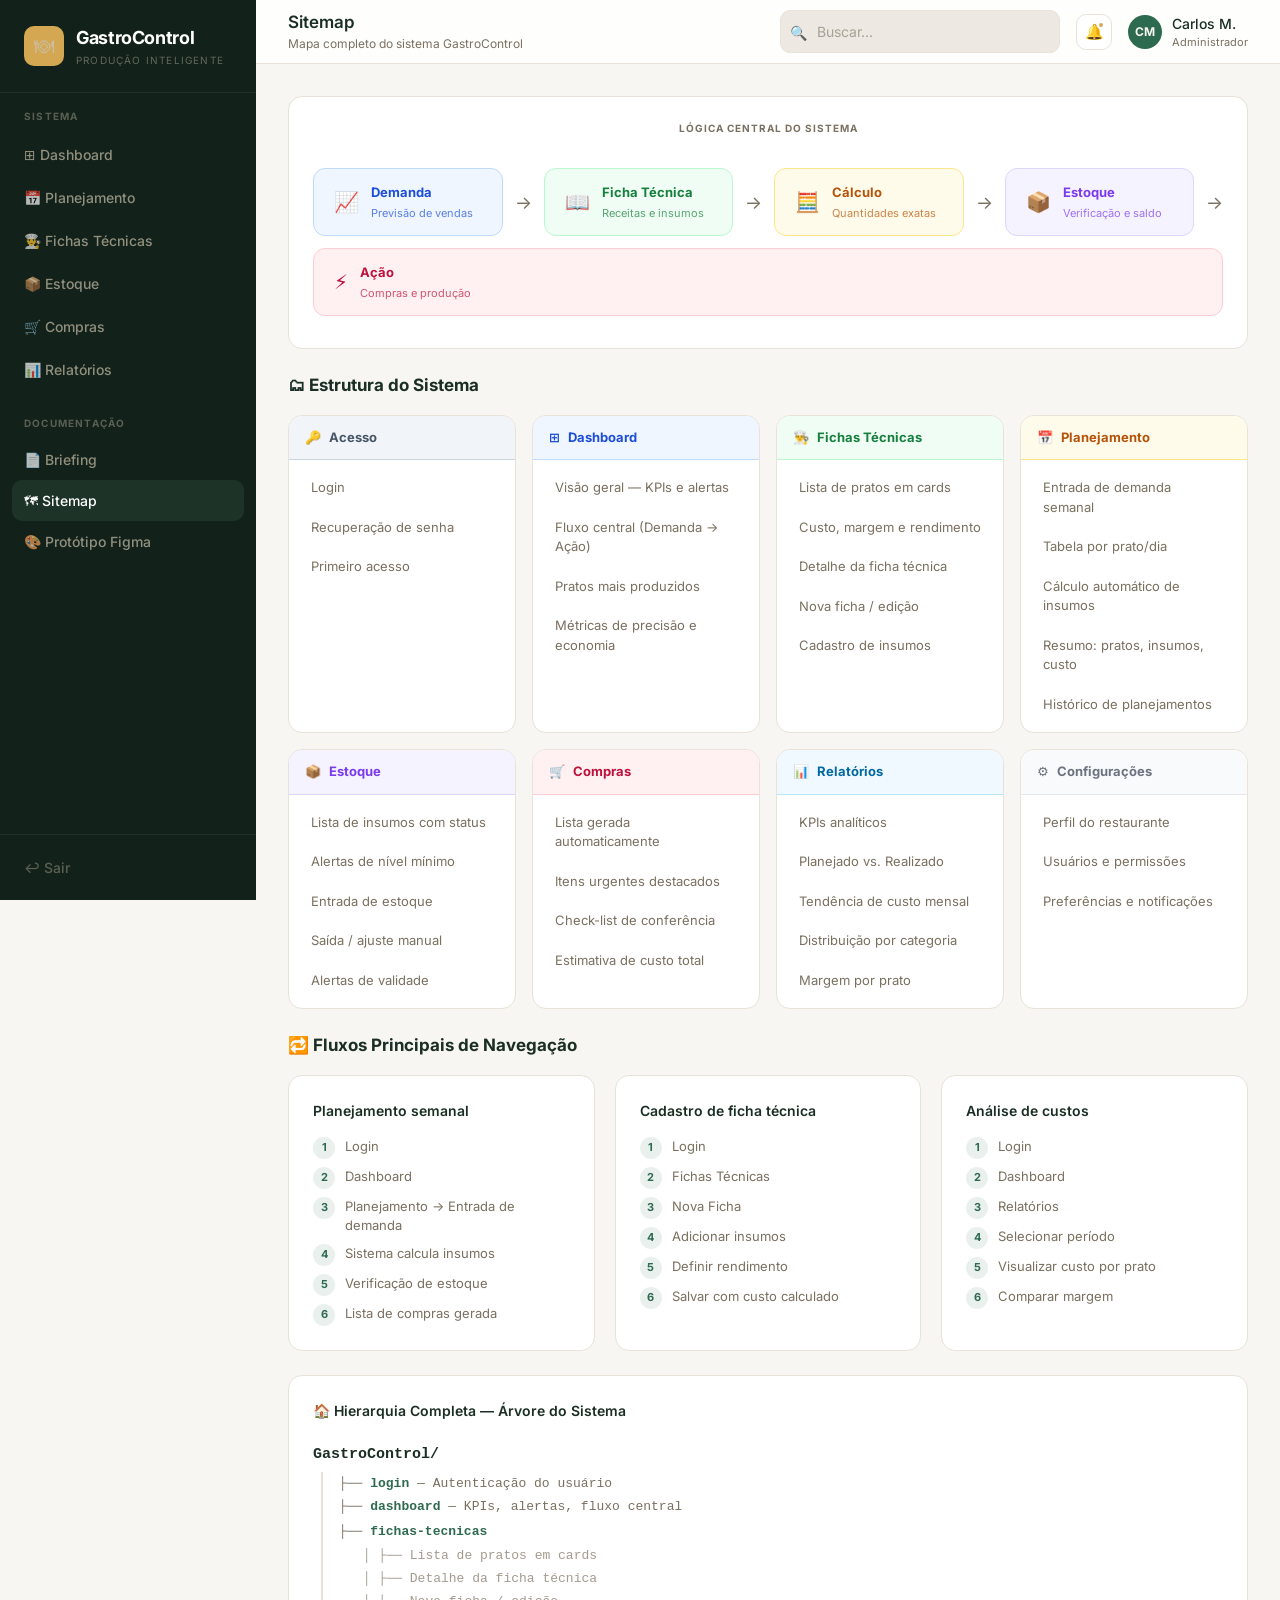
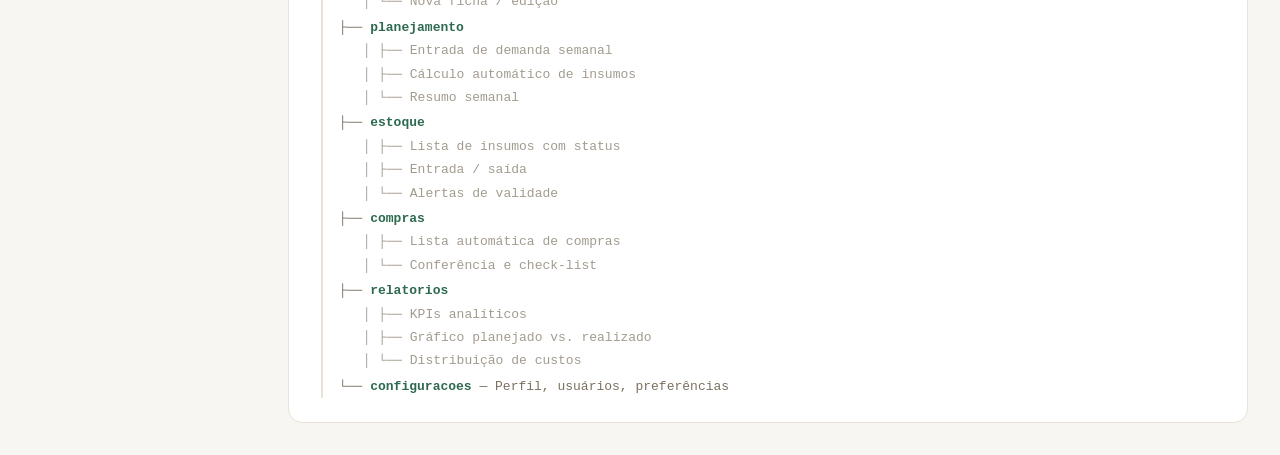
<file: sitemap.html>
<!DOCTYPE html>
<html lang="pt-BR">
<head>
  <meta charset="UTF-8" />
  <meta name="viewport" content="width=device-width, initial-scale=1.0" />
  <title>GastroControl — Sitemap</title>
  <link rel="stylesheet" href="css/style.css" />
  <link href="https://fonts.googleapis.com/css2?family=Inter:wght@300;400;500;600;700;800&family=Playfair+Display:wght@400;500;600;700&display=swap" rel="stylesheet" />
</head>
<body class="app-page">

  <aside class="sidebar">
    <div class="sidebar__brand">
      <div class="brand-icon">🍽</div>
      <div>
        <div class="brand-name">GastroControl</div>
        <div class="brand-tagline">Produção inteligente</div>
      </div>
    </div>
    <nav class="sidebar__nav">
      <p class="nav-section-label">Sistema</p>
      <a href="dashboard.html" class="nav-item">⊞ Dashboard</a>
      <a href="planejamento.html" class="nav-item">📅 Planejamento</a>
      <a href="pratos.html" class="nav-item">👨‍🍳 Fichas Técnicas</a>
      <a href="estoque.html" class="nav-item">📦 Estoque</a>
      <a href="compras.html" class="nav-item">🛒 Compras</a>
      <a href="relatorios.html" class="nav-item">📊 Relatórios</a>
      <div style="margin-top: 24px;">
        <p class="nav-section-label">Documentação</p>
        <a href="briefing.html" class="nav-item">📄 Briefing</a>
        <a href="sitemap.html" class="nav-item active">🗺 Sitemap</a>
        <a href="prototype.html" class="nav-item">🎨 Protótipo Figma</a>
      </div>
    </nav>
    <div class="sidebar__footer">
      <a href="index.html" class="nav-item nav-item--logout">↩ Sair</a>
    </div>
  </aside>

  <main class="main-content">
    <header class="app-header">
      <div class="header-left">
        <h2 class="header-title">Sitemap</h2>
        <p class="header-subtitle">Mapa completo do sistema GastroControl</p>
      </div>
      <div class="header-right">
        <div class="search-box">
          <span class="search-icon">🔍</span>
          <input type="text" placeholder="Buscar..." class="input input--search" readonly />
        </div>
        <button class="icon-btn notification-btn">
          🔔 <span class="notif-dot"></span>
        </button>
        <div class="user-info">
          <div class="user-avatar">CM</div>
          <div>
            <div class="user-name">Carlos M.</div>
            <div class="user-role">Administrador</div>
          </div>
        </div>
      </div>
    </header>

    <div class="page-content">

      <!-- Fluxo central -->
      <div class="card">
        <p class="section-label" style="text-align:center;">Lógica central do sistema</p>
        <div class="flow-diagram" style="justify-content:center; margin-top:16px;">
          <div class="flow-step flow-step--blue"><span class="flow-step__icon">📈</span><div><div class="flow-step__title">Demanda</div><div class="flow-step__desc">Previsão de vendas</div></div></div>
          <span class="flow-arrow">→</span>
          <div class="flow-step flow-step--green"><span class="flow-step__icon">📖</span><div><div class="flow-step__title">Ficha Técnica</div><div class="flow-step__desc">Receitas e insumos</div></div></div>
          <span class="flow-arrow">→</span>
          <div class="flow-step flow-step--amber"><span class="flow-step__icon">🧮</span><div><div class="flow-step__title">Cálculo</div><div class="flow-step__desc">Quantidades exatas</div></div></div>
          <span class="flow-arrow">→</span>
          <div class="flow-step flow-step--purple"><span class="flow-step__icon">📦</span><div><div class="flow-step__title">Estoque</div><div class="flow-step__desc">Verificação e saldo</div></div></div>
          <span class="flow-arrow">→</span>
          <div class="flow-step flow-step--rose"><span class="flow-step__icon">⚡</span><div><div class="flow-step__title">Ação</div><div class="flow-step__desc">Compras e produção</div></div></div>
        </div>
      </div>

      <!-- Mapa visual de módulos -->
      <div>
        <h3 class="sitemap-section-title">🗂 Estrutura do Sistema</h3>
        <div class="sitemap-grid">

          <div class="sitemap-module">
            <div class="sitemap-module__header sitemap-module__header--slate">
              <span>🔑</span> Acesso
            </div>
            <div class="sitemap-module__items">
              <div class="sitemap-item">Login</div>
              <div class="sitemap-item">Recuperação de senha</div>
              <div class="sitemap-item">Primeiro acesso</div>
            </div>
          </div>

          <div class="sitemap-module">
            <div class="sitemap-module__header sitemap-module__header--blue">
              <span>⊞</span> Dashboard
            </div>
            <div class="sitemap-module__items">
              <div class="sitemap-item">Visão geral — KPIs e alertas</div>
              <div class="sitemap-item">Fluxo central (Demanda → Ação)</div>
              <div class="sitemap-item">Pratos mais produzidos</div>
              <div class="sitemap-item">Métricas de precisão e economia</div>
            </div>
          </div>

          <div class="sitemap-module">
            <div class="sitemap-module__header sitemap-module__header--green">
              <span>👨‍🍳</span> Fichas Técnicas
            </div>
            <div class="sitemap-module__items">
              <div class="sitemap-item">Lista de pratos em cards</div>
              <div class="sitemap-item">Custo, margem e rendimento</div>
              <div class="sitemap-item">Detalhe da ficha técnica</div>
              <div class="sitemap-item">Nova ficha / edição</div>
              <div class="sitemap-item">Cadastro de insumos</div>
            </div>
          </div>

          <div class="sitemap-module">
            <div class="sitemap-module__header sitemap-module__header--amber">
              <span>📅</span> Planejamento
            </div>
            <div class="sitemap-module__items">
              <div class="sitemap-item">Entrada de demanda semanal</div>
              <div class="sitemap-item">Tabela por prato/dia</div>
              <div class="sitemap-item">Cálculo automático de insumos</div>
              <div class="sitemap-item">Resumo: pratos, insumos, custo</div>
              <div class="sitemap-item">Histórico de planejamentos</div>
            </div>
          </div>

          <div class="sitemap-module">
            <div class="sitemap-module__header sitemap-module__header--purple">
              <span>📦</span> Estoque
            </div>
            <div class="sitemap-module__items">
              <div class="sitemap-item">Lista de insumos com status</div>
              <div class="sitemap-item">Alertas de nível mínimo</div>
              <div class="sitemap-item">Entrada de estoque</div>
              <div class="sitemap-item">Saída / ajuste manual</div>
              <div class="sitemap-item">Alertas de validade</div>
            </div>
          </div>

          <div class="sitemap-module">
            <div class="sitemap-module__header sitemap-module__header--rose">
              <span>🛒</span> Compras
            </div>
            <div class="sitemap-module__items">
              <div class="sitemap-item">Lista gerada automaticamente</div>
              <div class="sitemap-item">Itens urgentes destacados</div>
              <div class="sitemap-item">Check-list de conferência</div>
              <div class="sitemap-item">Estimativa de custo total</div>
            </div>
          </div>

          <div class="sitemap-module">
            <div class="sitemap-module__header sitemap-module__header--sky">
              <span>📊</span> Relatórios
            </div>
            <div class="sitemap-module__items">
              <div class="sitemap-item">KPIs analíticos</div>
              <div class="sitemap-item">Planejado vs. Realizado</div>
              <div class="sitemap-item">Tendência de custo mensal</div>
              <div class="sitemap-item">Distribuição por categoria</div>
              <div class="sitemap-item">Margem por prato</div>
            </div>
          </div>

          <div class="sitemap-module">
            <div class="sitemap-module__header sitemap-module__header--gray">
              <span>⚙️</span> Configurações
            </div>
            <div class="sitemap-module__items">
              <div class="sitemap-item">Perfil do restaurante</div>
              <div class="sitemap-item">Usuários e permissões</div>
              <div class="sitemap-item">Preferências e notificações</div>
            </div>
          </div>

        </div>
      </div>

      <!-- Fluxos de navegação -->
      <div>
        <h3 class="sitemap-section-title">🔁 Fluxos Principais de Navegação</h3>
        <div class="grid-3">

          <div class="card">
            <h4 class="flow-nav-title">Planejamento semanal</h4>
            <div class="flow-nav-steps">
              <div class="flow-nav-step"><div class="flow-nav-num">1</div><span>Login</span></div>
              <div class="flow-nav-step"><div class="flow-nav-num">2</div><span>Dashboard</span></div>
              <div class="flow-nav-step"><div class="flow-nav-num">3</div><span>Planejamento → Entrada de demanda</span></div>
              <div class="flow-nav-step"><div class="flow-nav-num">4</div><span>Sistema calcula insumos</span></div>
              <div class="flow-nav-step"><div class="flow-nav-num">5</div><span>Verificação de estoque</span></div>
              <div class="flow-nav-step"><div class="flow-nav-num">6</div><span>Lista de compras gerada</span></div>
            </div>
          </div>

          <div class="card">
            <h4 class="flow-nav-title">Cadastro de ficha técnica</h4>
            <div class="flow-nav-steps">
              <div class="flow-nav-step"><div class="flow-nav-num">1</div><span>Login</span></div>
              <div class="flow-nav-step"><div class="flow-nav-num">2</div><span>Fichas Técnicas</span></div>
              <div class="flow-nav-step"><div class="flow-nav-num">3</div><span>Nova Ficha</span></div>
              <div class="flow-nav-step"><div class="flow-nav-num">4</div><span>Adicionar insumos</span></div>
              <div class="flow-nav-step"><div class="flow-nav-num">5</div><span>Definir rendimento</span></div>
              <div class="flow-nav-step"><div class="flow-nav-num">6</div><span>Salvar com custo calculado</span></div>
            </div>
          </div>

          <div class="card">
            <h4 class="flow-nav-title">Análise de custos</h4>
            <div class="flow-nav-steps">
              <div class="flow-nav-step"><div class="flow-nav-num">1</div><span>Login</span></div>
              <div class="flow-nav-step"><div class="flow-nav-num">2</div><span>Dashboard</span></div>
              <div class="flow-nav-step"><div class="flow-nav-num">3</div><span>Relatórios</span></div>
              <div class="flow-nav-step"><div class="flow-nav-num">4</div><span>Selecionar período</span></div>
              <div class="flow-nav-step"><div class="flow-nav-num">5</div><span>Visualizar custo por prato</span></div>
              <div class="flow-nav-step"><div class="flow-nav-num">6</div><span>Comparar margem</span></div>
            </div>
          </div>

        </div>
      </div>

      <!-- Hierarquia textual -->
      <div class="card">
        <h3 class="card__title" style="margin-bottom:20px;">🏠 Hierarquia Completa — Árvore do Sistema</h3>
        <div class="sitemap-tree">
          <div class="tree-root">GastroControl/</div>
          <div class="tree-branch">
            <div class="tree-item">├── <span class="tree-page">login</span> — Autenticação do usuário</div>
            <div class="tree-item">├── <span class="tree-page">dashboard</span> — KPIs, alertas, fluxo central</div>
            <div class="tree-group">
              <div class="tree-item">├── <span class="tree-page">fichas-tecnicas</span></div>
              <div class="tree-sub">│   ├── Lista de pratos em cards</div>
              <div class="tree-sub">│   ├── Detalhe da ficha técnica</div>
              <div class="tree-sub">│   └── Nova ficha / edição</div>
            </div>
            <div class="tree-group">
              <div class="tree-item">├── <span class="tree-page">planejamento</span></div>
              <div class="tree-sub">│   ├── Entrada de demanda semanal</div>
              <div class="tree-sub">│   ├── Cálculo automático de insumos</div>
              <div class="tree-sub">│   └── Resumo semanal</div>
            </div>
            <div class="tree-group">
              <div class="tree-item">├── <span class="tree-page">estoque</span></div>
              <div class="tree-sub">│   ├── Lista de insumos com status</div>
              <div class="tree-sub">│   ├── Entrada / saída</div>
              <div class="tree-sub">│   └── Alertas de validade</div>
            </div>
            <div class="tree-group">
              <div class="tree-item">├── <span class="tree-page">compras</span></div>
              <div class="tree-sub">│   ├── Lista automática de compras</div>
              <div class="tree-sub">│   └── Conferência e check-list</div>
            </div>
            <div class="tree-group">
              <div class="tree-item">├── <span class="tree-page">relatorios</span></div>
              <div class="tree-sub">│   ├── KPIs analíticos</div>
              <div class="tree-sub">│   ├── Gráfico planejado vs. realizado</div>
              <div class="tree-sub">│   └── Distribuição de custos</div>
            </div>
            <div class="tree-item">└── <span class="tree-page">configuracoes</span> — Perfil, usuários, preferências</div>
          </div>
        </div>
      </div>

    </div>
  </main>

  <script defer src="js/app.js"></script>
</body>
</html>
</file>
<file: css/style.css>
/* ============================================
   GASTROCONTROL — CSS GLOBAL
   Design system completo para o protótipo
   ============================================ */

/* -- Google Fonts (fallback local) -- */
@import url('https://fonts.googleapis.com/css2?family=Inter:wght@300;400;500;600;700;800&family=Playfair+Display:wght@400;500;600;700&display=swap');

/* -- Reset e Base -- */
*, *::before, *::after {
  box-sizing: border-box;
  margin: 0;
  padding: 0;
}

:root {
  /* Paleta */
  --color-bg:          #F8F6F2;
  --color-card:        #FFFFFF;
  --color-border:      #E8E2D8;
  --color-primary:     #2D6A4F;
  --color-primary-fg:  #F8F6F2;
  --color-accent:      #D4A853;
  --color-accent-fg:   #1A2E24;
  --color-muted:       #EDE9E2;
  --color-muted-fg:    #7A7060;
  --color-foreground:  #1A2E24;
  --color-danger:      #DC2626;
  --color-warning:     #D97706;
  --color-success:     #16A34A;

  /* Sidebar */
  --sidebar-bg:        #12211A;
  --sidebar-fg:        #C8BFA8;
  --sidebar-active:    #1E3328;
  --sidebar-accent:    #D4A853;
  --sidebar-border:    #1E3328;

  /* Tipografia */
  --font-body:   'Inter', system-ui, sans-serif;
  --font-display:'Playfair Display', Georgia, serif;

  /* Espaçamento */
  --radius:      10px;
  --radius-lg:   14px;
  --sidebar-w:   256px;
  --header-h:    64px;
}

html { font-size: 16px; }

body {
  font-family: var(--font-body);
  background: var(--color-bg);
  color: var(--color-foreground);
  line-height: 1.5;
  -webkit-font-smoothing: antialiased;
}

a { text-decoration: none; color: inherit; }

/* ============================================
   UTILITÁRIOS
   ============================================ */
.text-center   { text-align: center; }
.text-right    { text-align: right; }
.text-muted    { color: var(--color-muted-fg); }
.font-bold     { font-weight: 700; }
.font-medium   { font-weight: 500; }
.line-through  { text-decoration: line-through; }

/* ============================================
   PÁGINA DE LOGIN
   ============================================ */
.login-page {
  background: var(--color-bg);
  min-height: 100vh;
}

.login-wrapper {
  display: flex;
  min-height: 100vh;
}

/* Painel esquerdo */
.login-left {
  display: none;
  width: 50%;
  background: var(--color-primary);
  position: relative;
  overflow: hidden;
  flex-direction: column;
  justify-content: space-between;
}

@media (min-width: 1024px) {
  .login-left { display: flex; }
}

.login-left__bg {
  position: absolute;
  inset: 0;
  pointer-events: none;
}

.login-left__bg::before,
.login-left__bg::after {
  content: '';
  position: absolute;
  border-radius: 50%;
  border: 1px solid rgba(248,246,242,0.15);
}
.login-left__bg::before { width: 500px; height: 500px; top: -80px; left: -100px; }
.login-left__bg::after  { width: 700px; height: 700px; bottom: -200px; right: -200px; }

.login-left__content {
  position: relative;
  z-index: 1;
  padding: 48px;
  display: flex;
  flex-direction: column;
  justify-content: space-between;
  height: 100%;
}

.login-left__hero h2 {
  font-family: var(--font-display);
  font-size: 2.5rem;
  color: #fff;
  line-height: 1.2;
  margin-bottom: 16px;
}

.login-left__hero p {
  color: rgba(255,255,255,0.7);
  max-width: 400px;
  line-height: 1.7;
  margin-bottom: 24px;
}

.login-left__footer {
  font-size: 12px;
  color: rgba(255,255,255,0.35);
}

/* Flow pills */
.flow-pills {
  display: flex;
  align-items: center;
  flex-wrap: wrap;
  gap: 8px;
}

.pill {
  padding: 4px 12px;
  border-radius: 999px;
  background: rgba(212,168,83,0.2);
  color: var(--color-accent);
  font-size: 13px;
  font-weight: 600;
}

.pill-arrow {
  color: rgba(255,255,255,0.35);
  font-size: 13px;
}

/* Brand */
.brand {
  display: flex;
  align-items: center;
  gap: 12px;
  margin-bottom: 64px;
}

.brand-icon {
  width: 40px;
  height: 40px;
  border-radius: 10px;
  background: var(--color-accent);
  display: flex;
  align-items: center;
  justify-content: center;
  font-size: 20px;
  flex-shrink: 0;
}

.brand-name {
  font-size: 18px;
  font-weight: 700;
  color: #fff;
  letter-spacing: -0.02em;
}

.brand-tagline {
  font-size: 10px;
  text-transform: uppercase;
  letter-spacing: 0.12em;
  color: var(--color-sidebar-fg, rgba(255,255,255,0.4));
  margin-top: 2px;
}

/* Painel direito */
.login-right {
  flex: 1;
  display: flex;
  align-items: center;
  justify-content: center;
  padding: 32px;
}

.login-form-wrapper {
  width: 100%;
  max-width: 400px;
}

.login-form-wrapper h1 {
  font-size: 1.75rem;
  font-weight: 700;
  color: var(--color-foreground);
  margin-bottom: 8px;
}

.login-subtitle {
  color: var(--color-muted-fg);
  margin-bottom: 32px;
  font-size: 15px;
}

.login-mobile-brand {
  display: flex;
  align-items: center;
  gap: 10px;
  margin-bottom: 32px;
}
.login-mobile-brand .brand-name { color: var(--color-foreground); }
.login-mobile-brand .brand-icon { background: var(--color-primary); }

@media (min-width: 1024px) {
  .login-mobile-brand { display: none; }
}

/* Form */
.login-form { display: flex; flex-direction: column; gap: 20px; }

.form-group {
  display: flex;
  flex-direction: column;
  gap: 6px;
}

.form-group label {
  font-size: 14px;
  font-weight: 500;
  color: var(--color-foreground);
}

.form-row {
  display: flex;
  align-items: center;
  justify-content: space-between;
  font-size: 14px;
}

.checkbox-label {
  display: flex;
  align-items: center;
  gap: 8px;
  cursor: pointer;
  color: var(--color-muted-fg);
}

.login-register {
  margin-top: 24px;
  text-align: center;
  font-size: 14px;
  color: var(--color-muted-fg);
}

/* ============================================
   APP LAYOUT (páginas internas)
   ============================================ */
.app-page {
  display: flex;
  min-height: 100vh;
}

/* -- Sidebar -- */
.sidebar {
  position: fixed;
  top: 0; left: 0; bottom: 0;
  width: var(--sidebar-w);
  background: var(--sidebar-bg);
  color: var(--sidebar-fg);
  display: flex;
  flex-direction: column;
  z-index: 100;
}

.sidebar__brand {
  display: flex;
  align-items: center;
  gap: 12px;
  padding: 24px;
  border-bottom: 1px solid var(--sidebar-border);
}

.sidebar__brand .brand-tagline {
  color: rgba(200,191,168,0.45);
}

.sidebar__nav {
  flex: 1;
  padding: 16px 12px;
  display: flex;
  flex-direction: column;
  gap: 2px;
  overflow-y: auto;
}

.nav-section-label {
  font-size: 10px;
  font-weight: 700;
  text-transform: uppercase;
  letter-spacing: 0.12em;
  color: rgba(200,191,168,0.4);
  padding: 0 12px;
  margin-bottom: 8px;
}

.nav-item {
  display: flex;
  align-items: center;
  gap: 10px;
  padding: 10px 12px;
  border-radius: var(--radius);
  font-size: 14px;
  font-weight: 500;
  color: rgba(200,191,168,0.7);
  cursor: pointer;
  transition: all 0.15s ease;
}

.nav-item:hover {
  color: #fff;
  background: var(--sidebar-active);
}

.nav-item.active {
  color: #fff;
  background: var(--sidebar-active);
}

.nav-item.active .nav-icon,
.nav-item:hover .nav-icon {
  color: var(--sidebar-accent);
}

.nav-icon {
  font-size: 16px;
  flex-shrink: 0;
}

.nav-item--logout {
  color: rgba(200,191,168,0.4);
}

.sidebar__footer {
  padding: 12px;
  border-top: 1px solid var(--sidebar-border);
}

/* -- Header -- */
.main-content {
  margin-left: var(--sidebar-w);
  flex: 1;
  display: flex;
  flex-direction: column;
  min-height: 100vh;
}

.app-header {
  position: sticky;
  top: 0;
  height: var(--header-h);
  background: rgba(255,255,255,0.85);
  backdrop-filter: blur(8px);
  border-bottom: 1px solid var(--color-border);
  display: flex;
  align-items: center;
  justify-content: space-between;
  padding: 0 32px;
  z-index: 50;
}

.header-title {
  font-size: 17px;
  font-weight: 600;
  color: var(--color-foreground);
}

.header-subtitle {
  font-size: 12px;
  color: var(--color-muted-fg);
}

.header-right {
  display: flex;
  align-items: center;
  gap: 16px;
}

/* -- User avatar -- */
.user-avatar {
  width: 34px;
  height: 34px;
  border-radius: 50%;
  background: var(--color-primary);
  color: var(--color-primary-fg);
  display: flex;
  align-items: center;
  justify-content: center;
  font-size: 12px;
  font-weight: 700;
  cursor: pointer;
}

.user-info {
  display: flex;
  align-items: center;
  gap: 10px;
}

.user-name {
  font-size: 14px;
  font-weight: 500;
  color: var(--color-foreground);
}

.user-role {
  font-size: 11px;
  color: var(--color-muted-fg);
}

/* -- Page content -- */
.page-content {
  padding: 32px;
  display: flex;
  flex-direction: column;
  gap: 24px;
  flex: 1;
}

/* ============================================
   COMPONENTES: INPUTS
   ============================================ */
.input {
  width: 100%;
  padding: 12px 16px;
  border-radius: var(--radius);
  background: var(--color-muted);
  border: 1px solid var(--color-border);
  font-size: 14px;
  font-family: var(--font-body);
  color: var(--color-foreground);
  outline: none;
  transition: border-color 0.15s, box-shadow 0.15s;
}

.input:focus {
  border-color: rgba(45,106,79,0.4);
  box-shadow: 0 0 0 3px rgba(45,106,79,0.08);
}

.input::placeholder { color: rgba(122,112,96,0.6); }

.input--search {
  padding-left: 36px;
  width: 280px;
}

/* ============================================
   COMPONENTES: BOTÕES
   ============================================ */
.btn {
  display: inline-flex;
  align-items: center;
  gap: 8px;
  padding: 10px 18px;
  border-radius: var(--radius);
  font-size: 14px;
  font-weight: 600;
  font-family: var(--font-body);
  cursor: pointer;
  border: none;
  transition: opacity 0.15s, background 0.15s;
}

.btn-primary {
  background: var(--color-primary);
  color: var(--color-primary-fg);
}

.btn-primary:hover { opacity: 0.88; }

.btn-ghost {
  background: transparent;
  color: var(--color-muted-fg);
  border: 1px solid var(--color-border);
}

.btn-ghost:hover {
  background: var(--color-muted);
  color: var(--color-foreground);
}

.btn-full { width: 100%; justify-content: center; }

.btn-sm { padding: 6px 14px; font-size: 13px; }

.link {
  color: var(--color-primary);
  font-weight: 500;
  cursor: pointer;
}
.link:hover { text-decoration: underline; }

/* ============================================
   COMPONENTES: CARDS
   ============================================ */
.card {
  background: var(--color-card);
  border: 1px solid var(--color-border);
  border-radius: var(--radius-lg);
  padding: 24px;
  transition: box-shadow 0.2s;
}

.card:hover { box-shadow: 0 4px 24px rgba(45,106,79,0.06); }

.card--no-pad { padding: 0; overflow: hidden; }

.card--wide { flex: 1; }

.card__header {
  display: flex;
  align-items: center;
  justify-content: space-between;
  margin-bottom: 20px;
}

.card__header--pad { padding: 20px 24px; border-bottom: 1px solid var(--color-border); }

.card__title {
  font-size: 14px;
  font-weight: 600;
  color: var(--color-foreground);
  display: flex;
  align-items: center;
  gap: 8px;
}

.card__meta { font-size: 12px; color: var(--color-muted-fg); }

.card__link {
  font-size: 13px;
  color: var(--color-primary);
  font-weight: 500;
  cursor: pointer;
}

/* ============================================
   COMPONENTES: BADGES / STATUS
   ============================================ */
.badge {
  display: inline-flex;
  align-items: center;
  gap: 4px;
  padding: 3px 10px;
  border-radius: 999px;
  font-size: 12px;
  font-weight: 600;
}

.badge--green  { background: #F0FDF4; color: #15803D; }
.badge--amber  { background: #FFFBEB; color: #B45309; }
.badge--red    { background: #FEF2F2; color: #DC2626; }
.badge--gray   { background: var(--color-muted); color: var(--color-muted-fg); }
.badge--xs     { font-size: 10px; padding: 2px 7px; }

/* ============================================
   COMPONENTES: STAT CARDS
   ============================================ */
.stat-card {
  background: var(--color-card);
  border: 1px solid var(--color-border);
  border-radius: var(--radius-lg);
  padding: 20px;
  display: flex;
  flex-direction: column;
  gap: 4px;
  transition: box-shadow 0.2s;
}

.stat-card:hover { box-shadow: 0 4px 20px rgba(45,106,79,0.07); }

.stat-card__top {
  display: flex;
  align-items: flex-start;
  justify-content: space-between;
  margin-bottom: 12px;
}

.stat-card__icon {
  width: 40px;
  height: 40px;
  border-radius: 10px;
  display: flex;
  align-items: center;
  justify-content: center;
  font-size: 18px;
  flex-shrink: 0;
}

.stat-card__icon--green  { background: #D1FAE5; }
.stat-card__icon--emerald{ background: #ECFDF5; }
.stat-card__icon--amber  { background: #FEF3C7; }
.stat-card__icon--purple { background: #F3E8FF; }
.stat-card__icon--red    { background: #FEE2E2; }

.stat-card__value {
  font-size: 26px;
  font-weight: 800;
  color: var(--color-foreground);
  line-height: 1;
}

.stat-card__value--green { color: var(--color-success); }

.stat-card__label {
  font-size: 13px;
  color: var(--color-muted-fg);
}

.stat-card__trend { font-size: 12px; }
.stat-card__trend--up { color: var(--color-success); }

.stat-badge {
  font-size: 12px;
  font-weight: 700;
  padding: 3px 9px;
  border-radius: 999px;
}

.stat-badge--up   { background: #F0FDF4; color: #15803D; }
.stat-badge--down { background: #FEF2F2; color: #DC2626; }

/* ============================================
   COMPONENTES: METRIC CARDS
   ============================================ */
.metric-card {
  background: var(--color-card);
  border: 1px solid var(--color-border);
  border-radius: var(--radius-lg);
  padding: 24px;
  text-align: center;
}

.metric-value {
  font-size: 2rem;
  font-weight: 800;
  line-height: 1;
}

.metric-value--primary { color: var(--color-primary); }
.metric-value--accent  { color: var(--color-accent); }
.metric-value--emerald { color: #059669; }

.metric-label {
  font-size: 13px;
  color: var(--color-muted-fg);
  margin: 8px 0 12px;
}

/* ============================================
   COMPONENTES: PROGRESS BARS
   ============================================ */
.progress-bar {
  height: 6px;
  background: var(--color-muted);
  border-radius: 999px;
  overflow: hidden;
}

.progress-fill {
  height: 100%;
  border-radius: 999px;
  background: var(--color-primary);
  transition: width 0.5s ease;
}

.progress-fill--accent  { background: var(--color-accent); }
.progress-fill--emerald { background: #10B981; }

/* ============================================
   COMPONENTES: TABELAS
   ============================================ */
.table-scroll { overflow-x: auto; }

.table {
  width: 100%;
  border-collapse: collapse;
  font-size: 14px;
}

.table thead tr {
  background: var(--color-muted);
}

.table th {
  padding: 12px 20px;
  font-size: 12px;
  font-weight: 600;
  color: var(--color-muted-fg);
  text-transform: uppercase;
  letter-spacing: 0.04em;
  text-align: left;
  white-space: nowrap;
}

.table td {
  padding: 14px 20px;
  border-bottom: 1px solid rgba(232,226,216,0.5);
  vertical-align: middle;
}

.table tbody tr:last-child td { border-bottom: none; }

.table tbody tr:hover { background: rgba(248,246,242,0.7); }

.table--planning .th-dish { width: 200px; }
.table--planning .td-dish { font-weight: 500; }

.th-check { width: 40px; }

.dish-cell {
  display: flex;
  align-items: center;
  gap: 12px;
}

.dish-icon {
  width: 32px;
  height: 32px;
  border-radius: 8px;
  background: rgba(45,106,79,0.08);
  display: flex;
  align-items: center;
  justify-content: center;
  font-size: 16px;
  flex-shrink: 0;
}

.tr-urgent { background: rgba(254,242,242,0.4); }
.tr-done   { opacity: 0.55; }

/* Checkboxes */
.checkbox-empty {
  width: 20px; height: 20px;
  border: 2px solid var(--color-border);
  border-radius: 5px;
  background: var(--color-muted);
}

.checkbox-checked {
  width: 20px; height: 20px;
  border: 2px solid #86EFAC;
  border-radius: 5px;
  background: #DCFCE7;
  color: #16A34A;
  font-size: 13px;
  display: flex;
  align-items: center;
  justify-content: center;
  font-weight: 700;
}

/* ============================================
   COMPONENTES: ALERTAS
   ============================================ */
.alert-list {
  display: flex;
  flex-direction: column;
  gap: 12px;
}

.alert-item {
  display: flex;
  align-items: flex-start;
  gap: 12px;
  padding: 12px;
  border-radius: var(--radius);
  background: rgba(248,246,242,0.8);
}

.alert-dot {
  width: 8px; height: 8px;
  border-radius: 50%;
  margin-top: 5px;
  flex-shrink: 0;
}

.alert-dot--warning { background: var(--color-accent); }
.alert-dot--danger  { background: var(--color-danger); }
.alert-dot--info    { background: var(--color-primary); }

.alert-msg  { font-size: 13px; color: var(--color-foreground); }
.alert-time { font-size: 11px; color: var(--color-muted-fg); margin-top: 3px; }

/* ============================================
   COMPONENTES: SEARCH BOX
   ============================================ */
.search-box {
  position: relative;
}

.search-icon {
  position: absolute;
  left: 10px;
  top: 50%;
  transform: translateY(-50%);
  font-size: 14px;
  color: var(--color-muted-fg);
}

/* ============================================
   COMPONENTES: ICON BUTTON
   ============================================ */
.icon-btn {
  width: 36px; height: 36px;
  display: flex; align-items: center; justify-content: center;
  border-radius: var(--radius);
  border: 1px solid var(--color-border);
  background: var(--color-card);
  cursor: pointer;
  color: var(--color-muted-fg);
  font-size: 15px;
  transition: background 0.15s;
}

.icon-btn:hover { background: var(--color-muted); }

.notification-btn { position: relative; }

.notif-dot {
  position: absolute;
  top: 6px; right: 6px;
  width: 8px; height: 8px;
  border-radius: 50%;
  background: var(--color-accent);
  border: 2px solid white;
}

/* ============================================
   LAYOUTS DE GRID
   ============================================ */
.grid-2 {
  display: grid;
  grid-template-columns: repeat(2, 1fr);
  gap: 24px;
}

.grid-3 {
  display: grid;
  grid-template-columns: repeat(3, 1fr);
  gap: 20px;
}

.grid-4 {
  display: grid;
  grid-template-columns: repeat(4, 1fr);
  gap: 20px;
}

/* Alertas (1 col) + Tabela (2 col) */
.grid-3-1 {
  display: grid;
  grid-template-columns: 1fr 2fr;
  gap: 24px;
}

@media (max-width: 900px) {
  .grid-2  { grid-template-columns: 1fr; }
  .grid-3  { grid-template-columns: 1fr 1fr; }
  .grid-4  { grid-template-columns: 1fr 1fr; }
  .grid-3-1{ grid-template-columns: 1fr; }
}

@media (max-width: 600px) {
  .grid-3  { grid-template-columns: 1fr; }
  .grid-4  { grid-template-columns: 1fr; }
}

/* ============================================
   COMPONENTE: TOOLBAR
   ============================================ */
.toolbar {
  display: flex;
  align-items: center;
  justify-content: space-between;
  gap: 16px;
  flex-wrap: wrap;
}

.toolbar__left {
  display: flex;
  align-items: center;
  gap: 10px;
}

.date-picker-display {
  display: flex;
  align-items: center;
  gap: 8px;
  padding: 8px 16px;
  background: var(--color-card);
  border: 1px solid var(--color-border);
  border-radius: var(--radius);
  font-size: 14px;
  font-weight: 600;
  color: var(--color-foreground);
}

/* ============================================
   COMPONENTE: SECTION LABEL
   ============================================ */
.section-label {
  font-size: 10px;
  text-transform: uppercase;
  letter-spacing: 0.1em;
  font-weight: 700;
  color: var(--color-muted-fg);
  margin-bottom: 8px;
}

/* ============================================
   COMPONENTE: BIG NUMBER
   ============================================ */
.big-number {
  font-size: 1.75rem;
  font-weight: 800;
  color: var(--color-foreground);
  margin-top: 8px;
}

/* ============================================
   COMPONENTE: FLOW DIAGRAM
   ============================================ */
.flow-diagram {
  display: flex;
  align-items: center;
  gap: 12px;
  flex-wrap: wrap;
  padding: 16px 0 8px;
}

.flow-step {
  display: flex;
  align-items: center;
  gap: 12px;
  padding: 14px 20px;
  border-radius: 12px;
  border: 1px solid;
  min-width: 160px;
  flex: 1;
}

.flow-step__icon { font-size: 20px; flex-shrink: 0; }
.flow-step__title { font-size: 13px; font-weight: 700; }
.flow-step__desc  { font-size: 11px; opacity: 0.7; margin-top: 2px; }

.flow-step--blue   { background: #EFF6FF; border-color: #BFDBFE; color: #1D4ED8; }
.flow-step--green  { background: #F0FDF4; border-color: #BBF7D0; color: #15803D; }
.flow-step--amber  { background: #FFFBEB; border-color: #FDE68A; color: #B45309; }
.flow-step--purple { background: #F5F3FF; border-color: #DDD6FE; color: #7C3AED; }
.flow-step--rose   { background: #FFF1F2; border-color: #FECDD3; color: #BE123C; }

.flow-arrow {
  font-size: 18px;
  color: var(--color-muted-fg);
  flex-shrink: 0;
}

/* ============================================
   COMPONENTE: DISHES GRID (Fichas Técnicas)
   ============================================ */
.dishes-grid {
  display: grid;
  grid-template-columns: repeat(3, 1fr);
  gap: 20px;
}

@media (max-width: 1100px) { .dishes-grid { grid-template-columns: repeat(2, 1fr); } }
@media (max-width: 700px)  { .dishes-grid { grid-template-columns: 1fr; } }

.dish-card {
  background: var(--color-card);
  border: 1px solid var(--color-border);
  border-radius: var(--radius-lg);
  padding: 20px;
  display: flex;
  flex-direction: column;
  gap: 16px;
  transition: box-shadow 0.2s, transform 0.2s;
}

.dish-card:hover {
  box-shadow: 0 8px 32px rgba(45,106,79,0.1);
  transform: translateY(-2px);
}

.dish-card__header {
  display: flex;
  align-items: center;
  gap: 12px;
}

.dish-card__icon {
  width: 40px; height: 40px;
  border-radius: 10px;
  background: rgba(45,106,79,0.08);
  display: flex; align-items: center; justify-content: center;
  font-size: 20px;
  flex-shrink: 0;
}

.dish-card__name {
  font-size: 15px;
  font-weight: 600;
  color: var(--color-foreground);
}

.dish-card__cat {
  font-size: 12px;
  color: var(--color-muted-fg);
  margin-top: 2px;
}

.dish-card__stats {
  display: grid;
  grid-template-columns: 1fr 1fr;
  gap: 8px;
}

.dish-stat {
  background: rgba(248,246,242,0.9);
  border-radius: 8px;
  padding: 10px 12px;
}

.dish-stat__label {
  font-size: 10px;
  text-transform: uppercase;
  letter-spacing: 0.08em;
  font-weight: 700;
  color: var(--color-muted-fg);
}

.dish-stat__value {
  font-size: 13px;
  font-weight: 700;
  color: var(--color-foreground);
  margin-top: 2px;
}

.dish-stat__value--green { color: var(--color-success); }

/* ============================================
   COMPONENTE: GRÁFICOS (CSS puro)
   ============================================ */

/* Bar Chart */
.chart-area { padding: 8px 0; }

.bar-chart {
  display: flex;
  align-items: flex-end;
  gap: 16px;
  height: 260px;
  padding-bottom: 32px;
  position: relative;
}

.bar-group {
  display: flex;
  flex-direction: column;
  align-items: center;
  gap: 6px;
  flex: 1;
}

.bar-wrap {
  display: flex;
  align-items: flex-end;
  gap: 4px;
  height: 220px;
  flex: 1;
  width: 100%;
  justify-content: center;
}

.bar {
  width: 22px;
  border-radius: 5px 5px 0 0;
  transition: opacity 0.15s;
  cursor: help;
}

.bar:hover { opacity: 0.75; }

.bar--primary { background: var(--color-primary); }
.bar--accent  { background: var(--color-accent); }

.bar-label {
  font-size: 12px;
  color: var(--color-muted-fg);
  font-weight: 500;
}

.chart-legend {
  display: flex;
  justify-content: center;
  gap: 24px;
  margin-top: 16px;
}

.legend-item {
  display: flex;
  align-items: center;
  gap: 8px;
  font-size: 13px;
  color: var(--color-muted-fg);
}

.legend-dot {
  width: 12px; height: 12px;
  border-radius: 3px;
  flex-shrink: 0;
}

.legend-dot--primary { background: var(--color-primary); }
.legend-dot--accent  { background: var(--color-accent); }

/* Line Chart (SVG) */
.line-chart-area { padding: 8px 0; }

.line-chart { position: relative; }

.line-chart__grid {
  display: flex;
  flex-direction: column;
  gap: 24px;
  padding: 0 16px;
  position: relative;
  margin-bottom: 8px;
}

.line-chart__row {
  display: flex;
  align-items: center;
  gap: 12px;
}

.line-chart__label {
  font-size: 11px;
  color: var(--color-muted-fg);
  width: 48px;
  flex-shrink: 0;
}

.line-chart__line {
  flex: 1;
  height: 1px;
  border-top: 1px dashed var(--color-border);
}

.line-svg {
  width: 100%;
  height: 180px;
  position: relative;
  z-index: 1;
}

.line-chart__months {
  display: flex;
  justify-content: space-around;
  padding: 0 24px;
  font-size: 12px;
  color: var(--color-muted-fg);
  margin-top: 4px;
}

/* Donut Chart */
.donut-area {
  display: flex;
  align-items: center;
  justify-content: center;
  gap: 32px;
  flex-wrap: wrap;
  padding: 8px 0;
}

.donut-svg {
  width: 180px;
  height: 180px;
  transform: rotate(-90deg);
  flex-shrink: 0;
}

.donut-legend {
  display: flex;
  flex-direction: column;
  gap: 12px;
}

/* ============================================
   BRIEFING — Estilos específicos
   ============================================ */

.briefing-hero {
  background: var(--color-card);
  border: 1px solid var(--color-border);
  border-radius: var(--radius-lg);
  padding: 48px 40px;
  text-align: center;
}

.briefing-hero__eyebrow {
  font-size: 11px;
  text-transform: uppercase;
  letter-spacing: 0.14em;
  font-weight: 700;
  color: var(--color-accent);
  margin-bottom: 12px;
}

.briefing-hero__title {
  font-family: var(--font-display);
  font-size: 3rem;
  font-weight: 700;
  color: var(--color-foreground);
  line-height: 1.1;
  margin-bottom: 16px;
}

.briefing-hero__sub {
  font-size: 15px;
  color: var(--color-muted-fg);
  max-width: 600px;
  margin: 0 auto;
  line-height: 1.7;
}

/* Seções do briefing */
.briefing-section {
  background: var(--color-card);
  border: 1px solid var(--color-border);
  border-radius: var(--radius-lg);
  overflow: hidden;
}

.briefing-section__header {
  display: flex;
  align-items: center;
  gap: 16px;
  padding: 20px 28px;
  border-bottom: 1px solid var(--color-border);
  background: var(--color-muted);
}

.briefing-section__num {
  font-size: 11px;
  font-weight: 800;
  color: var(--color-primary);
  background: rgba(45,106,79,0.1);
  border-radius: 6px;
  padding: 4px 10px;
  letter-spacing: 0.04em;
}

.briefing-section__eyebrow {
  font-size: 15px;
  font-weight: 700;
  color: var(--color-foreground);
}

.briefing-section__body {
  padding: 24px 28px;
  font-size: 14px;
  color: var(--color-muted-fg);
  line-height: 1.75;
}

.briefing-section__body strong { color: var(--color-foreground); }

/* Lista de problemas */
.briefing-list {
  list-style: none;
  display: flex;
  flex-direction: column;
  gap: 10px;
  margin-top: 14px;
}

.briefing-list li {
  display: flex;
  align-items: flex-start;
  gap: 10px;
  font-size: 14px;
}

.briefing-list__dot {
  width: 8px; height: 8px;
  border-radius: 50%;
  flex-shrink: 0;
  margin-top: 5px;
}

.briefing-list__dot--red { background: var(--color-danger); }

/* Checklist */
.briefing-checklist {
  display: flex;
  flex-direction: column;
  gap: 10px;
}

.briefing-check-item {
  display: flex;
  align-items: flex-start;
  gap: 12px;
  padding: 10px 14px;
  background: rgba(248,246,242,0.9);
  border-radius: 8px;
  font-size: 14px;
}

.briefing-check {
  color: var(--color-success);
  font-weight: 700;
  flex-shrink: 0;
}

/* Tags */
.briefing-tags {
  display: flex;
  flex-wrap: wrap;
  gap: 10px;
  margin-top: 14px;
}

.briefing-tag {
  padding: 6px 16px;
  background: var(--color-muted);
  border-radius: 999px;
  font-size: 13px;
  font-weight: 500;
  color: var(--color-foreground);
}

/* Persona */
.persona-card {
  display: flex;
  gap: 20px;
  padding: 20px;
  background: rgba(248,246,242,0.8);
  border-radius: var(--radius);
  border: 1px solid var(--color-border);
  flex-wrap: wrap;
}

.persona-avatar {
  width: 60px; height: 60px;
  border-radius: 50%;
  background: rgba(45,106,79,0.1);
  color: var(--color-primary);
  font-size: 18px;
  font-weight: 800;
  font-family: var(--font-display);
  display: flex; align-items: center; justify-content: center;
  flex-shrink: 0;
}

.persona-info { flex: 1; min-width: 200px; }

.persona-name {
  font-size: 16px;
  font-weight: 700;
  color: var(--color-foreground);
}

.persona-role {
  font-size: 13px;
  color: var(--color-muted-fg);
  margin-bottom: 16px;
}

.persona-grid {
  display: grid;
  grid-template-columns: 1fr 1fr;
  gap: 10px;
}

.persona-item {
  font-size: 13px;
  color: var(--color-muted-fg);
}
.persona-item strong { color: var(--color-foreground); }

/* Quote */
.briefing-quote {
  background: rgba(45,106,79,0.04);
  border: 1px solid rgba(45,106,79,0.12);
  border-left: 4px solid var(--color-primary);
  border-radius: var(--radius);
  padding: 20px 24px;
  font-size: 15px;
  font-style: italic;
  color: var(--color-foreground);
  line-height: 1.75;
}

/* Diferenciais */
.briefing-differentials {
  display: flex;
  flex-direction: column;
  gap: 12px;
}

.differential-item {
  display: flex;
  gap: 16px;
  align-items: flex-start;
  padding: 14px 16px;
  background: rgba(248,246,242,0.8);
  border-radius: var(--radius);
}

.differential-icon {
  width: 32px; height: 32px;
  border-radius: 8px;
  background: rgba(45,106,79,0.1);
  color: var(--color-primary);
  font-size: 16px;
  font-weight: 700;
  display: flex; align-items: center; justify-content: center;
  flex-shrink: 0;
}

.differential-title {
  font-size: 14px;
  font-weight: 600;
  color: var(--color-foreground);
}

.differential-desc {
  font-size: 13px;
  color: var(--color-muted-fg);
  margin-top: 3px;
}

/* Módulos */
.modules-grid {
  display: flex;
  flex-direction: column;
  gap: 12px;
}

.module-card {
  display: flex;
  align-items: flex-start;
  gap: 16px;
  padding: 16px 20px;
  background: var(--color-card);
  border: 1px solid var(--color-border);
  border-radius: var(--radius);
}

.module-num {
  width: 36px; height: 36px;
  border-radius: 8px;
  background: rgba(45,106,79,0.1);
  color: var(--color-primary);
  font-size: 12px;
  font-weight: 800;
  display: flex; align-items: center; justify-content: center;
  flex-shrink: 0;
}

.module-name {
  font-size: 14px;
  font-weight: 700;
  color: var(--color-foreground);
}

.module-desc {
  font-size: 13px;
  color: var(--color-muted-fg);
  margin-top: 3px;
  line-height: 1.5;
}

/* Requisitos */
.req-list {
  display: flex;
  flex-direction: column;
  gap: 6px;
}

.req-item {
  display: flex;
  align-items: center;
  gap: 12px;
  padding: 9px 12px;
  border-radius: 8px;
  font-size: 14px;
  transition: background 0.12s;
}

.req-item:hover { background: var(--color-muted); }

.req-code {
  font-size: 11px;
  font-weight: 700;
  padding: 3px 8px;
  border-radius: 5px;
  background: rgba(45,106,79,0.1);
  color: var(--color-primary);
  flex-shrink: 0;
  font-family: monospace;
}

.req-code--accent {
  background: rgba(212,168,83,0.15);
  color: #92600A;
}

/* Fechamento */
.briefing-closing {
  background: rgba(45,106,79,0.04);
  border: 1px solid rgba(45,106,79,0.12);
  border-radius: var(--radius-lg);
  padding: 36px;
  text-align: center;
}

.briefing-closing__title {
  font-family: var(--font-display);
  font-size: 1.4rem;
  font-weight: 700;
  color: var(--color-foreground);
  margin-bottom: 14px;
}

.briefing-closing__text {
  font-size: 14px;
  color: var(--color-muted-fg);
  max-width: 640px;
  margin: 0 auto;
  line-height: 1.8;
}

.briefing-closing__text strong { color: var(--color-foreground); }

/* ============================================
   SITEMAP — Estilos específicos
   ============================================ */

.sitemap-section-title {
  font-size: 17px;
  font-weight: 700;
  color: var(--color-foreground);
  margin-bottom: 16px;
  display: flex;
  align-items: center;
  gap: 8px;
}

.sitemap-grid {
  display: grid;
  grid-template-columns: repeat(4, 1fr);
  gap: 16px;
}

@media (max-width: 1200px) { .sitemap-grid { grid-template-columns: repeat(3, 1fr); } }
@media (max-width: 900px)  { .sitemap-grid { grid-template-columns: repeat(2, 1fr); } }
@media (max-width: 600px)  { .sitemap-grid { grid-template-columns: 1fr; } }

.sitemap-module {
  background: var(--color-card);
  border: 1px solid var(--color-border);
  border-radius: var(--radius-lg);
  overflow: hidden;
}

.sitemap-module__header {
  display: flex;
  align-items: center;
  gap: 8px;
  padding: 12px 16px;
  font-size: 13px;
  font-weight: 700;
  border-bottom: 1px solid;
}

.sitemap-module__header--slate  { background: #F1F5F9; border-color: #CBD5E1; color: #475569; }
.sitemap-module__header--blue   { background: #EFF6FF; border-color: #BFDBFE; color: #1D4ED8; }
.sitemap-module__header--green  { background: #F0FDF4; border-color: #BBF7D0; color: #15803D; }
.sitemap-module__header--amber  { background: #FFFBEB; border-color: #FDE68A; color: #B45309; }
.sitemap-module__header--purple { background: #F5F3FF; border-color: #DDD6FE; color: #7C3AED; }
.sitemap-module__header--rose   { background: #FFF1F2; border-color: #FECDD3; color: #BE123C; }
.sitemap-module__header--sky    { background: #F0F9FF; border-color: #BAE6FD; color: #0369A1; }
.sitemap-module__header--gray   { background: #F9FAFB; border-color: #E5E7EB; color: #6B7280; }

.sitemap-module__items {
  padding: 10px 12px;
  display: flex;
  flex-direction: column;
  gap: 4px;
}

.sitemap-item {
  padding: 8px 10px;
  font-size: 13px;
  color: var(--color-muted-fg);
  border-radius: 6px;
  transition: background 0.12s;
  cursor: default;
}

.sitemap-item:hover {
  background: var(--color-muted);
  color: var(--color-foreground);
}

/* Fluxos de navegação */
.flow-nav-title {
  font-size: 14px;
  font-weight: 600;
  color: var(--color-foreground);
  margin-bottom: 16px;
}

.flow-nav-steps {
  display: flex;
  flex-direction: column;
  gap: 8px;
}

.flow-nav-step {
  display: flex;
  align-items: flex-start;
  gap: 10px;
  font-size: 13px;
  color: var(--color-muted-fg);
}

.flow-nav-num {
  width: 22px; height: 22px;
  border-radius: 50%;
  background: rgba(45,106,79,0.1);
  color: var(--color-primary);
  font-size: 11px;
  font-weight: 700;
  display: flex; align-items: center; justify-content: center;
  flex-shrink: 0;
}

/* Árvore de hierarquia */
.sitemap-tree {
  font-family: 'Courier New', monospace;
  font-size: 13px;
  line-height: 1.8;
  color: var(--color-muted-fg);
}

.tree-root {
  font-size: 15px;
  font-weight: 700;
  color: var(--color-foreground);
  margin-bottom: 4px;
}

.tree-branch {
  padding-left: 8px;
  border-left: 2px solid var(--color-border);
  margin-left: 8px;
}

.tree-item { padding-left: 8px; color: var(--color-muted-fg); }
.tree-page { color: var(--color-primary); font-weight: 700; }
.tree-sub  { padding-left: 32px; color: rgba(122,112,96,0.7); }
.tree-group { margin: 2px 0; }

/* ============================================
   SCROLLBAR PERSONALIZADO
   ============================================ */
::-webkit-scrollbar { width: 6px; height: 6px; }
::-webkit-scrollbar-track { background: transparent; }
::-webkit-scrollbar-thumb { background: var(--color-border); border-radius: 3px; }
::-webkit-scrollbar-thumb:hover { background: rgba(122,112,96,0.4); }
</file>
